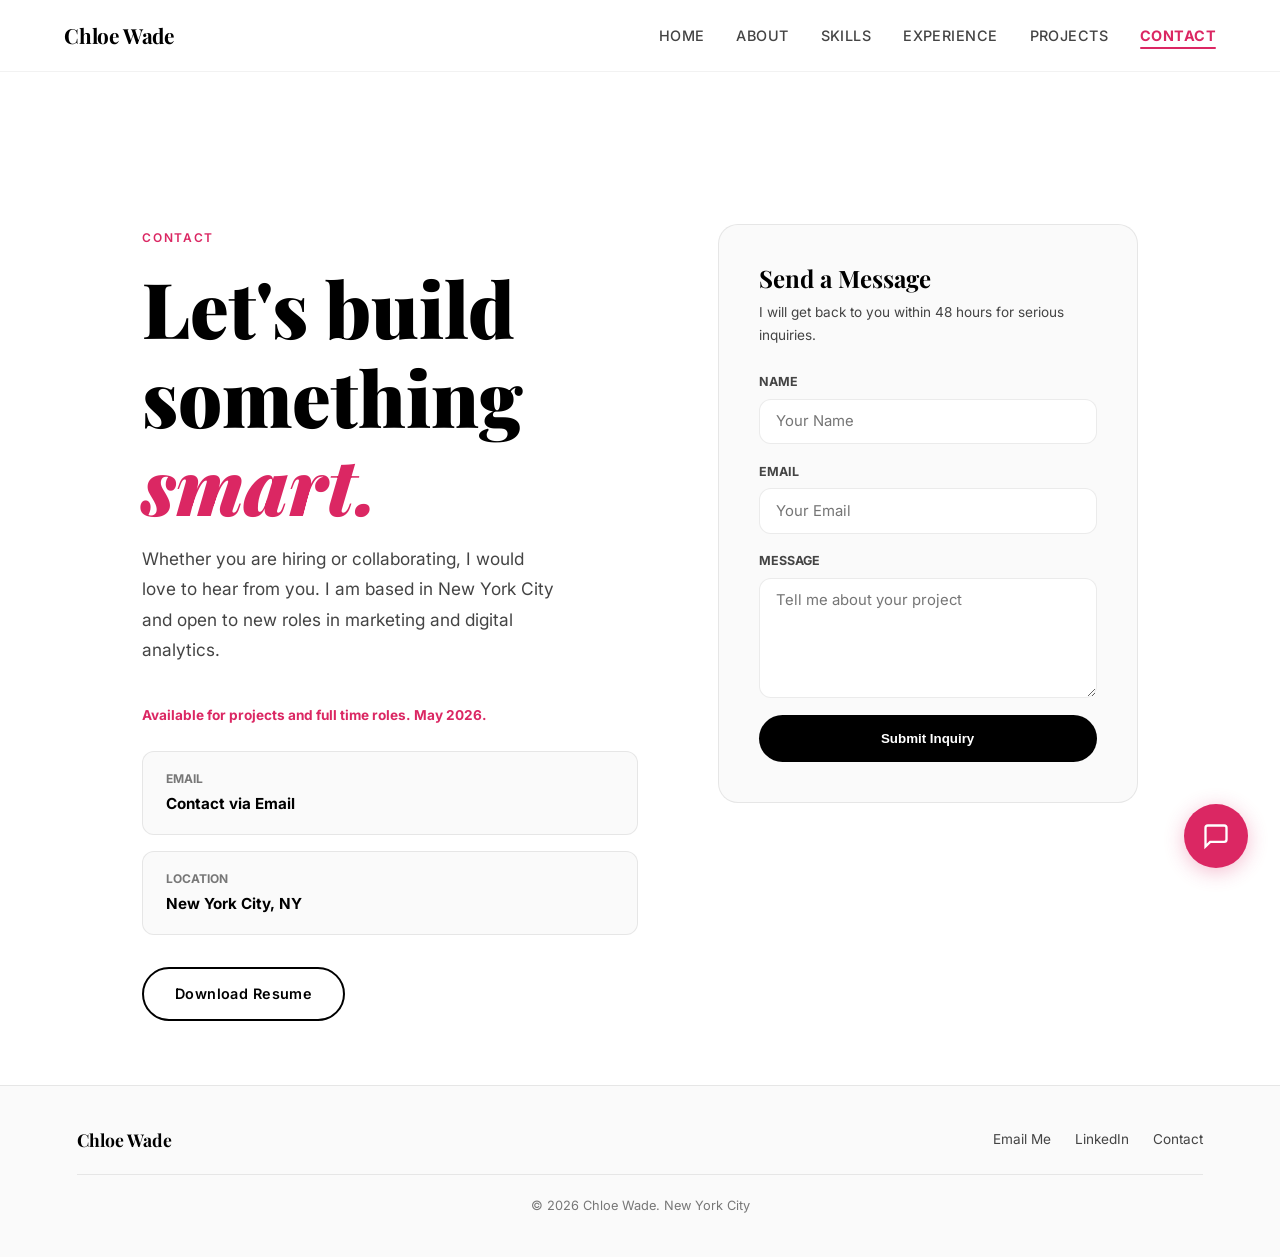
<file: contact.html>
<!DOCTYPE html>
<html lang="en">
<head>
  <meta charset="UTF-8" />
  <meta name="viewport" content="width=device-width, initial-scale=1.0" />
  <title>Contact — Chloe Wade</title>
  <meta name="description" content="Get in touch with Chloe Wade. Marketing strategist based in New York City." />
  <link rel="stylesheet" href="styles.css" />
  <style>
    .contact-main { padding: calc(var(--nav-h) + 5rem) clamp(1.5rem, 8vw, 7rem) 4rem; display: grid; grid-template-columns: 1fr 420px; gap: 5rem; align-items: start; max-width: 1200px; margin: 0 auto; width: 100%; }
    .contact-headline { margin-bottom: 1rem; }
    .contact-headline em { color: var(--accent); font-style: italic; }
    .contact-desc { font-size: 1.08rem; color: var(--text-muted); line-height: 1.75; max-width: 420px; margin-bottom: 2.5rem; }

    .contact-link-item { display: flex; flex-direction: column; gap: 0.2rem; padding: 1.1rem 1.4rem; background: var(--bg-card); border: 1px solid var(--border); border-radius: var(--radius); margin-bottom: 1rem; }
    .contact-link-item:hover { border-color: var(--black); box-shadow: var(--shadow); }
    .contact-link-label { font-size: 0.75rem; font-weight: 700; text-transform: uppercase; color: var(--text-subtle); }
    .contact-link-value { font-size: 0.95rem; font-weight: 700; color: var(--black); }

    .form-card { background: var(--bg-card); border: 1px solid var(--border); border-radius: var(--radius-lg); padding: 2.5rem; }
    .form-group { display: flex; flex-direction: column; gap: 0.4rem; margin-bottom: 1.1rem; }
    .form-label { font-size: 0.78rem; font-weight: 700; text-transform: uppercase; color: var(--text-muted); }
    .form-input, .form-textarea { background: var(--white); border: 1px solid var(--border); border-radius: var(--radius); padding: 0.8rem 1rem; font-size: 0.93rem; font-family: var(--sans); color: var(--text); outline: none; width: 100%; }
    .form-input:focus, .form-textarea:focus { border-color: var(--accent); }
    .form-textarea { resize: vertical; min-height: 120px; }

    .btn-submit { background: var(--black); color: var(--white); border: none; padding: 1rem; width: 100%; border-radius: 999px; font-weight: 700; cursor: pointer; transition: all 0.2s; }
    .btn-submit:hover { background: var(--accent); transform: translateY(-2px); }

    .availability { color: var(--accent); font-weight: 700; font-size: 0.85rem; margin-bottom: 1.5rem; }

    @media (max-width: 900px) { .contact-main { grid-template-columns: 1fr; gap: 3rem; } }
  </style>
  <link rel="icon" type="image/svg+xml" href="data:image/svg+xml;utf8,<svg xmlns='http://www.w3.org/2000/svg' viewBox='0 0 100 100'><rect width='100' height='100' fill='white'/><text x='50' y='65' fill='%23DB2763' font-size='50' font-family='Georgia, serif' font-weight='bold' text-anchor='middle'>CW</text></svg>">
</head>
<body>

<nav class="nav">
  <a href="index.html" class="nav-logo">Chloe Wade</a>
  <ul class="nav-links">
    <li><a href="index.html">Home</a></li>
    <li><a href="about.html">About</a></li>
    <li><a href="skills.html">Skills</a></li>
    <li><a href="experience.html">Experience</a></li>
    <li><a href="projects.html">Projects</a></li>
    <li><a href="contact.html" class="active">Contact</a></li>
  </ul>
  <button class="nav-toggle" id="navToggle" aria-label="Toggle menu">
    <span></span><span></span><span></span>
  </button>
</nav>
<div class="nav-mobile" id="navMobile">
  <a href="index.html">Home</a>
  <a href="about.html">About</a>
  <a href="skills.html">Skills</a>
  <a href="experience.html">Experience</a>
  <a href="projects.html">Projects</a>
  <a href="contact.html" class="active">Contact</a>
</div>

<div class="page-content">
  <div class="contact-main">
    <div>
      <div class="section-label fade-up">Contact</div>
      <h1 class="contact-headline fade-up delay-1">Let's build<br>something <em>smart.</em></h1>
      <p class="contact-desc fade-up delay-1">
        Whether you are hiring or collaborating, I would love to hear from you. I am based in New York City and open to new roles in marketing and digital analytics.
      </p>

      <div class="availability fade-up delay-2">Available for projects and full time roles. May 2026.</div>

      <div class="fade-up delay-2">
        <a href="mailto:chloevwade@gmail.com" class="contact-link-item">
          <span class="contact-link-label">Email</span>
          <span class="contact-link-value">Contact via Email</span>
        </a>
        <div class="contact-link-item">
          <span class="contact-link-label">Location</span>
          <span class="contact-link-value">New York City, NY</span>
        </div>
      </div>
      
      <div style="margin-top:2rem;">
        <a href="#" class="btn btn-outline" style="border-width:2px;">Download Resume</a>
      </div>
    </div>

    <div class="form-card fade-up delay-1">
      <h3 style="margin-bottom:0.5rem; font-family:var(--serif);">Send a Message</h3>
      <p style="font-size:0.85rem; color:var(--text-muted); margin-bottom:1.5rem;">I will get back to you within 48 hours for serious inquiries.</p>
      
      <form id="contactForm">
        <div class="form-group">
          <label class="form-label">Name</label>
          <input class="form-input" type="text" placeholder="Your Name" required />
        </div>
        <div class="form-group">
          <label class="form-label">Email</label>
          <input class="form-input" type="email" placeholder="Your Email" required />
        </div>
        <div class="form-group">
          <label class="form-label">Message</label>
          <textarea class="form-textarea" placeholder="Tell me about your project" required></textarea>
        </div>
        <button type="submit" class="btn-submit">Submit Inquiry</button>
      </form>
    </div>
  </div>
</div>

<footer>
  <div class="footer-inner">
    <div class="footer-logo">Chloe Wade</div>
    <div class="footer-links">
      <a href="mailto:chloevwade@gmail.com">Email Me</a>
      <a href="https://www.linkedin.com/in/chloe-wade-a02747185/">LinkedIn</a>
      <a href="contact.html">Contact</a>
    </div>
  </div>
  <p class="footer-copy">© 2026 Chloe Wade. New York City</p>
</footer>

<script>
  
  const nav = document.querySelector('.nav');
  window.addEventListener('scroll', () => {
    if (window.scrollY > 50) nav.classList.add('sticky');
    else nav.classList.remove('sticky');
  });

  const toggle = document.getElementById('navToggle');
  const mobile = document.getElementById('navMobile');
  toggle.addEventListener('click', () => {
    toggle.classList.toggle('open');
    mobile.classList.toggle('open');
  });

  const prefersReducedMotion = window.matchMedia('(prefers-reduced-motion: reduce)').matches;
  if (!prefersReducedMotion) {
    const obs = new IntersectionObserver(entries => {
      entries.forEach(e => { if (e.isIntersecting) e.target.classList.add('visible'); });
    }, { threshold: 0.1 });
    document.querySelectorAll('.fade-up').forEach(el => obs.observe(el));
  } else {
    document.querySelectorAll('.fade-up').forEach(el => { el.classList.add('visible'); el.style.transition = 'none'; });
  }
</script>
<script src="chat-widget.js"></script>
</body>
</html>
</file>
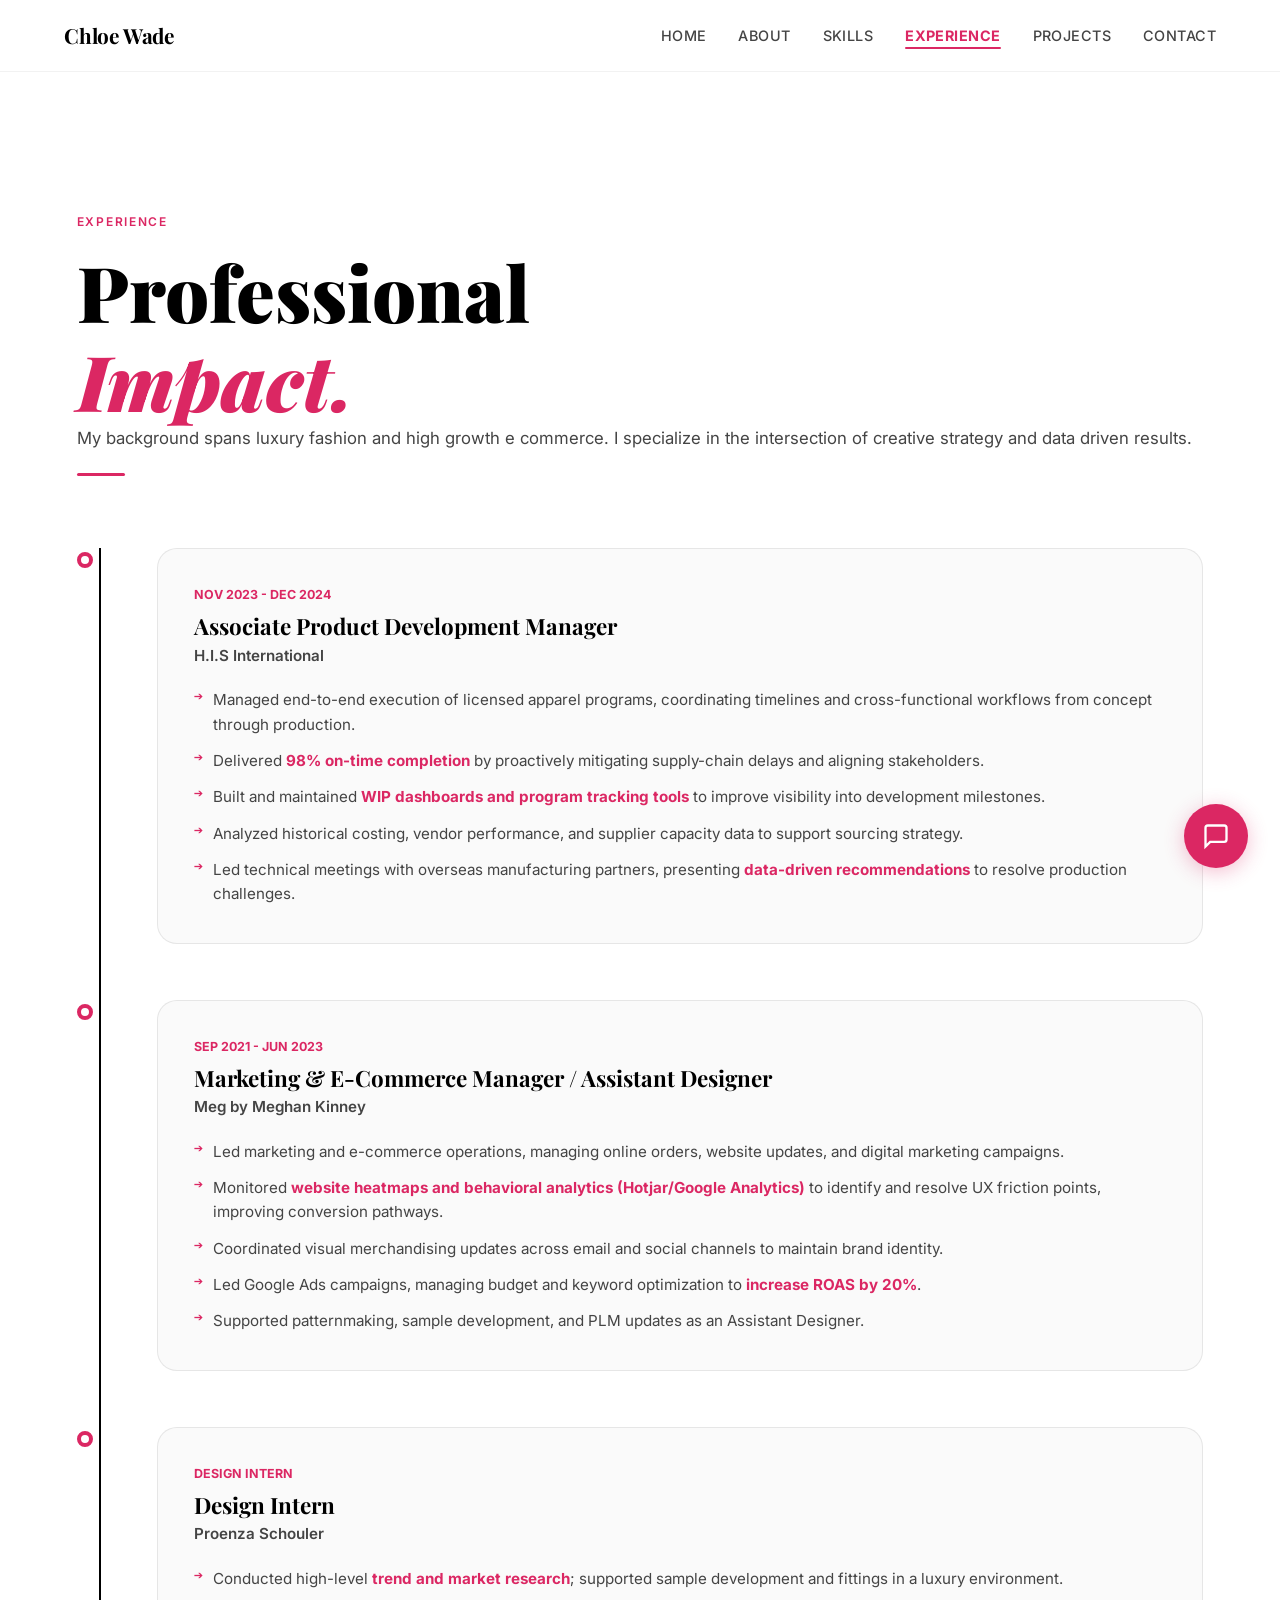
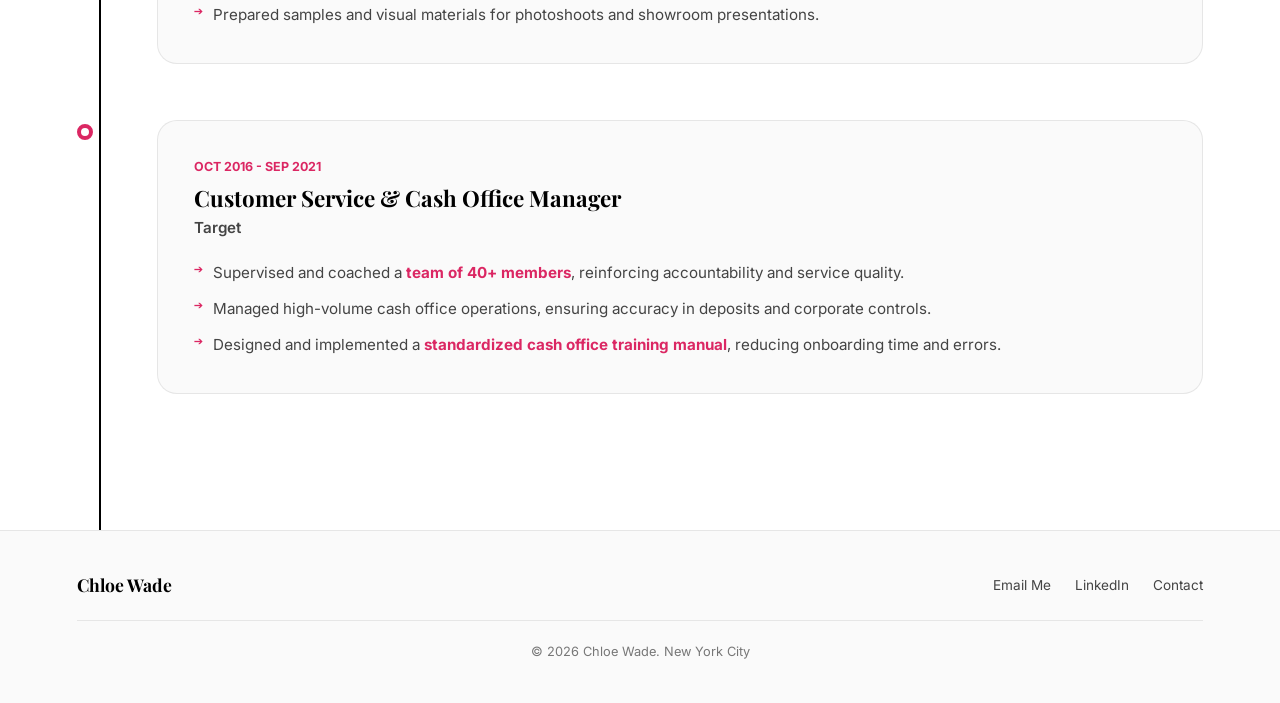
<file: experience.html>
<!DOCTYPE html>
<html lang="en">
<head>
  <meta charset="UTF-8" />
  <meta name="viewport" content="width=device-width, initial-scale=1.0" />
  <title>Experience — Chloe Wade</title>
  <meta name="description" content="Professional experience in fashion, e-commerce, and product development." />
  <link rel="stylesheet" href="styles.css" />
  <style>
    .page-hero { padding: calc(var(--nav-h) + 4rem) clamp(1.5rem, 6vw, 5rem) 2rem; }
    .timeline { padding: 0 clamp(1.5rem, 6vw, 5rem) 5rem; position: relative; }
    .timeline-line {
      position: absolute; left: clamp(1.5rem, 6vw, 5rem); top: 0; bottom: 0;
      width: 2px; background: var(--black); margin-left: 22px;
    }
    .timeline-item { display: grid; grid-template-columns: 48px 1fr; gap: 0 2rem; margin-bottom: 3.5rem; position: relative; }
    .tl-dot { width: 16px; height: 16px; border-radius: 50%; background: var(--bg); border: 4px solid var(--accent); position: relative; z-index: 1; }
    .tl-card { background: var(--bg-card); border: 1px solid var(--border); border-radius: var(--radius-lg); padding: 2.25rem; transition: all var(--transition); }
    .tl-card:hover { border-color: var(--black); box-shadow: var(--shadow); }
    .tl-dates { font-size: 0.78rem; font-weight: 700; color: var(--accent); text-transform: uppercase; margin-bottom: 0.5rem; }
    .tl-role { font-family: var(--serif); font-size: 1.4rem; font-weight: 700; color: var(--black); line-height: 1.2; }
    .tl-company { font-size: 0.95rem; font-weight: 600; color: var(--text-muted); margin-top: 0.25rem; margin-bottom: 1.25rem; }
    .tl-bullets { list-style: none; display: flex; flex-direction: column; gap: 0.75rem; }
    .tl-bullets li { font-size: 0.95rem; color: var(--text-muted); line-height: 1.6; padding-left: 1.2rem; position: relative; }
    .tl-bullets li::before { content: '➔'; position: absolute; left: 0; color: var(--accent); font-size: 0.7rem; }
    .metric { font-weight: 700; color: var(--accent); }

    @media (max-width: 640px) { .timeline-line { left: 1.25rem; margin-left: 4px; } .timeline-item { grid-template-columns: 28px 1fr; gap: 0 1rem; } .tl-card { padding: 1.5rem; } }
  </style>
  <link rel="icon" type="image/svg+xml" href="data:image/svg+xml;utf8,<svg xmlns='http://www.w3.org/2000/svg' viewBox='0 0 100 100'><rect width='100' height='100' fill='white'/><text x='50' y='65' fill='%23DB2763' font-size='50' font-family='Georgia, serif' font-weight='bold' text-anchor='middle'>CW</text></svg>">
</head>
<body>

<nav class="nav">
  <a href="index.html" class="nav-logo">Chloe Wade</a>
  <ul class="nav-links">
    <li><a href="index.html">Home</a></li>
    <li><a href="about.html">About</a></li>
    <li><a href="skills.html">Skills</a></li>
    <li><a href="experience.html" class="active">Experience</a></li>
    <li><a href="projects.html">Projects</a></li>
    <li><a href="contact.html">Contact</a></li>
  </ul>
  <button class="nav-toggle" id="navToggle" aria-label="Toggle menu">
    <span></span><span></span><span></span>
  </button>
</nav>
<div class="nav-mobile" id="navMobile">
  <a href="index.html">Home</a>
  <a href="about.html">About</a>
  <a href="skills.html">Skills</a>
  <a href="experience.html" class="active">Experience</a>
  <a href="projects.html">Projects</a>
  <a href="contact.html">Contact</a>
</div>

<div class="page-content">
  <section class="page-hero">
    <div class="section-label">Experience</div>
    <h1 class="fade-up">Professional<br><em style="color:var(--accent);">Impact.</em></h1>
    <p class="section-sub fade-up delay-1">My background spans luxury fashion and high growth e commerce. I specialize in the intersection of creative strategy and data driven results.</p>
    <div class="divider"></div>
  </section>

  <div class="timeline">
    <div class="timeline-line"></div>

    <!-- H.I.S International -->
    <div class="timeline-item fade-up">
      <div class="tl-node" style="padding-top:4px;"><div class="tl-dot"></div></div>
      <div class="tl-card">
        <div class="tl-dates">Nov 2023 - Dec 2024</div>
        <div class="tl-role">Associate Product Development Manager</div>
        <div class="tl-company">H.I.S International</div>
        <ul class="tl-bullets">
          <li>Managed end-to-end execution of licensed apparel programs, coordinating timelines and cross-functional workflows from concept through production.</li>
          <li>Delivered <span class="metric">98% on-time completion</span> by proactively mitigating supply-chain delays and aligning stakeholders.</li>
          <li>Built and maintained <span class="metric">WIP dashboards and program tracking tools</span> to improve visibility into development milestones.</li>
          <li>Analyzed historical costing, vendor performance, and supplier capacity data to support sourcing strategy.</li>
          <li>Led technical meetings with overseas manufacturing partners, presenting <span class="metric">data-driven recommendations</span> to resolve production challenges.</li>
        </ul>
      </div>
    </div>

    <!-- Meg by Meghan Kinney -->
    <div class="timeline-item fade-up delay-1">
      <div class="tl-node" style="padding-top:4px;"><div class="tl-dot"></div></div>
      <div class="tl-card">
        <div class="tl-dates">Sep 2021 - Jun 2023</div>
        <div class="tl-role">Marketing & E-Commerce Manager / Assistant Designer</div>
        <div class="tl-company">Meg by Meghan Kinney</div>
        <ul class="tl-bullets">
          <li>Led marketing and e-commerce operations, managing online orders, website updates, and digital marketing campaigns.</li>
          <li>Monitored <span class="metric">website heatmaps and behavioral analytics (Hotjar/Google Analytics)</span> to identify and resolve UX friction points, improving conversion pathways.</li>
          <li>Coordinated visual merchandising updates across email and social channels to maintain brand identity.</li>
          <li>Led Google Ads campaigns, managing budget and keyword optimization to <span class="metric">increase ROAS by 20%</span>.</li>
          <li>Supported patternmaking, sample development, and PLM updates as an Assistant Designer.</li>
        </ul>
      </div>
    </div>

    <!-- Proenza Schouler -->
    <div class="timeline-item fade-up delay-2">
      <div class="tl-node" style="padding-top:4px;"><div class="tl-dot"></div></div>
      <div class="tl-card">
        <div class="tl-dates">Design Intern</div>
        <div class="tl-role">Design Intern</div>
        <div class="tl-company">Proenza Schouler</div>
        <ul class="tl-bullets">
          <li>Conducted high-level <span class="metric">trend and market research</span>; supported sample development and fittings in a luxury environment.</li>
          <li>Prepared samples and visual materials for photoshoots and showroom presentations.</li>
        </ul>
      </div>
    </div>

    <!-- Target -->
    <div class="timeline-item fade-up delay-3">
      <div class="tl-node" style="padding-top:4px;"><div class="tl-dot"></div></div>
      <div class="tl-card">
        <div class="tl-dates">Oct 2016 - Sep 2021</div>
        <div class="tl-role">Customer Service & Cash Office Manager</div>
        <div class="tl-company">Target</div>
        <ul class="tl-bullets">
          <li>Supervised and coached a <span class="metric">team of 40+ members</span>, reinforcing accountability and service quality.</li>
          <li>Managed high-volume cash office operations, ensuring accuracy in deposits and corporate controls.</li>
          <li>Designed and implemented a <span class="metric">standardized cash office training manual</span>, reducing onboarding time and errors.</li>
        </ul>
      </div>
    </div>
  </div>
</div>

<footer>
  <div class="footer-inner">
    <div class="footer-logo">Chloe Wade</div>
    <div class="footer-links">
      <a href="mailto:chloevwade@gmail.com">Email Me</a>
      <a href="https://www.linkedin.com/in/chloe-wade-a02747185/">LinkedIn</a>
      <a href="contact.html">Contact</a>
    </div>
  </div>
  <p class="footer-copy">© 2026 Chloe Wade. New York City</p>
</footer>

<script>
  const nav = document.querySelector('.nav');
  window.addEventListener('scroll', () => {
    if (window.scrollY > 50) nav.classList.add('sticky');
    else nav.classList.remove('sticky');
  });

  const toggle = document.getElementById('navToggle');
  const mobile = document.getElementById('navMobile');
  toggle.addEventListener('click', () => {
    toggle.classList.toggle('open');
    mobile.classList.toggle('open');
  });

  const prefersReducedMotion = window.matchMedia('(prefers-reduced-motion: reduce)').matches;
  if (!prefersReducedMotion) {
    const obs = new IntersectionObserver(entries => {
      entries.forEach(e => { if (e.isIntersecting) e.target.classList.add('visible'); });
    }, { threshold: 0.1 });
    document.querySelectorAll('.fade-up').forEach(el => obs.observe(el));
  } else {
    document.querySelectorAll('.fade-up').forEach(el => { el.classList.add('visible'); el.style.transition = 'none'; });
  }
</script>
<script src="chat-widget.js"></script>
</body>
</html>
</file>
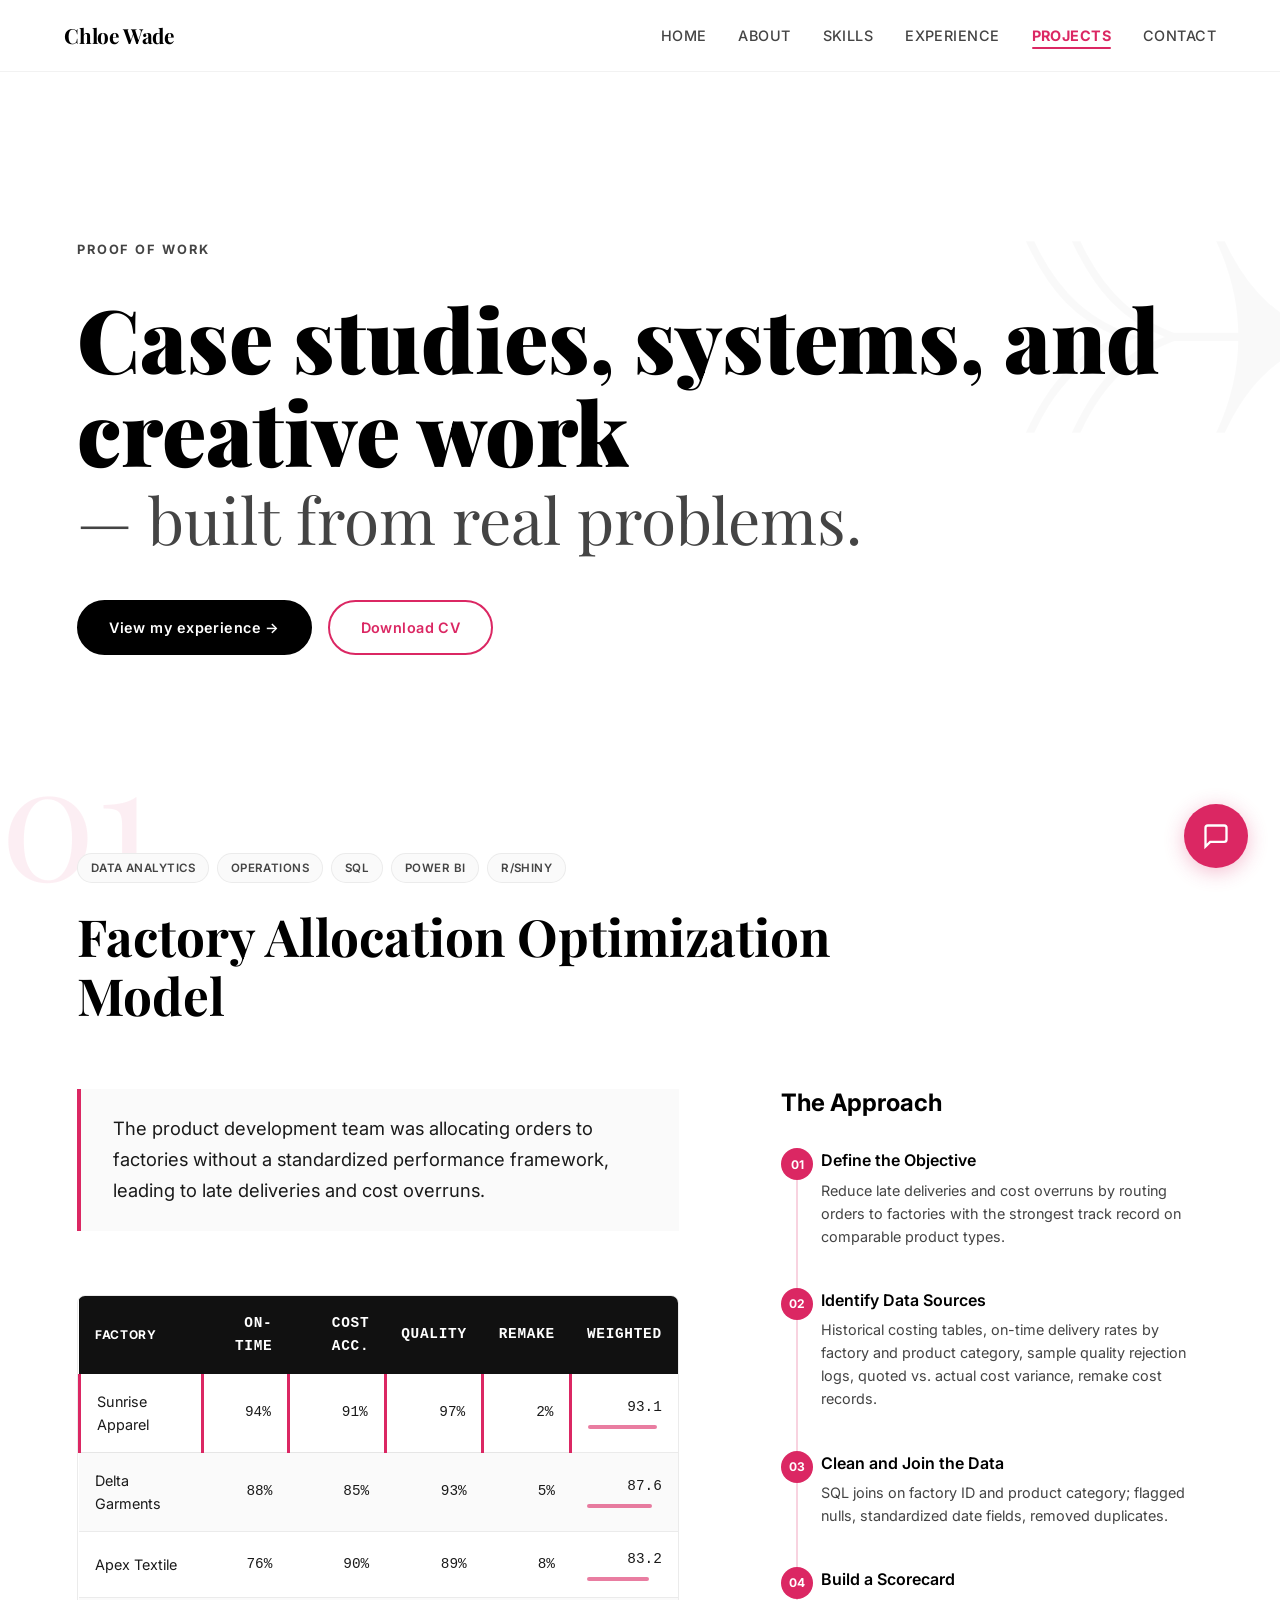
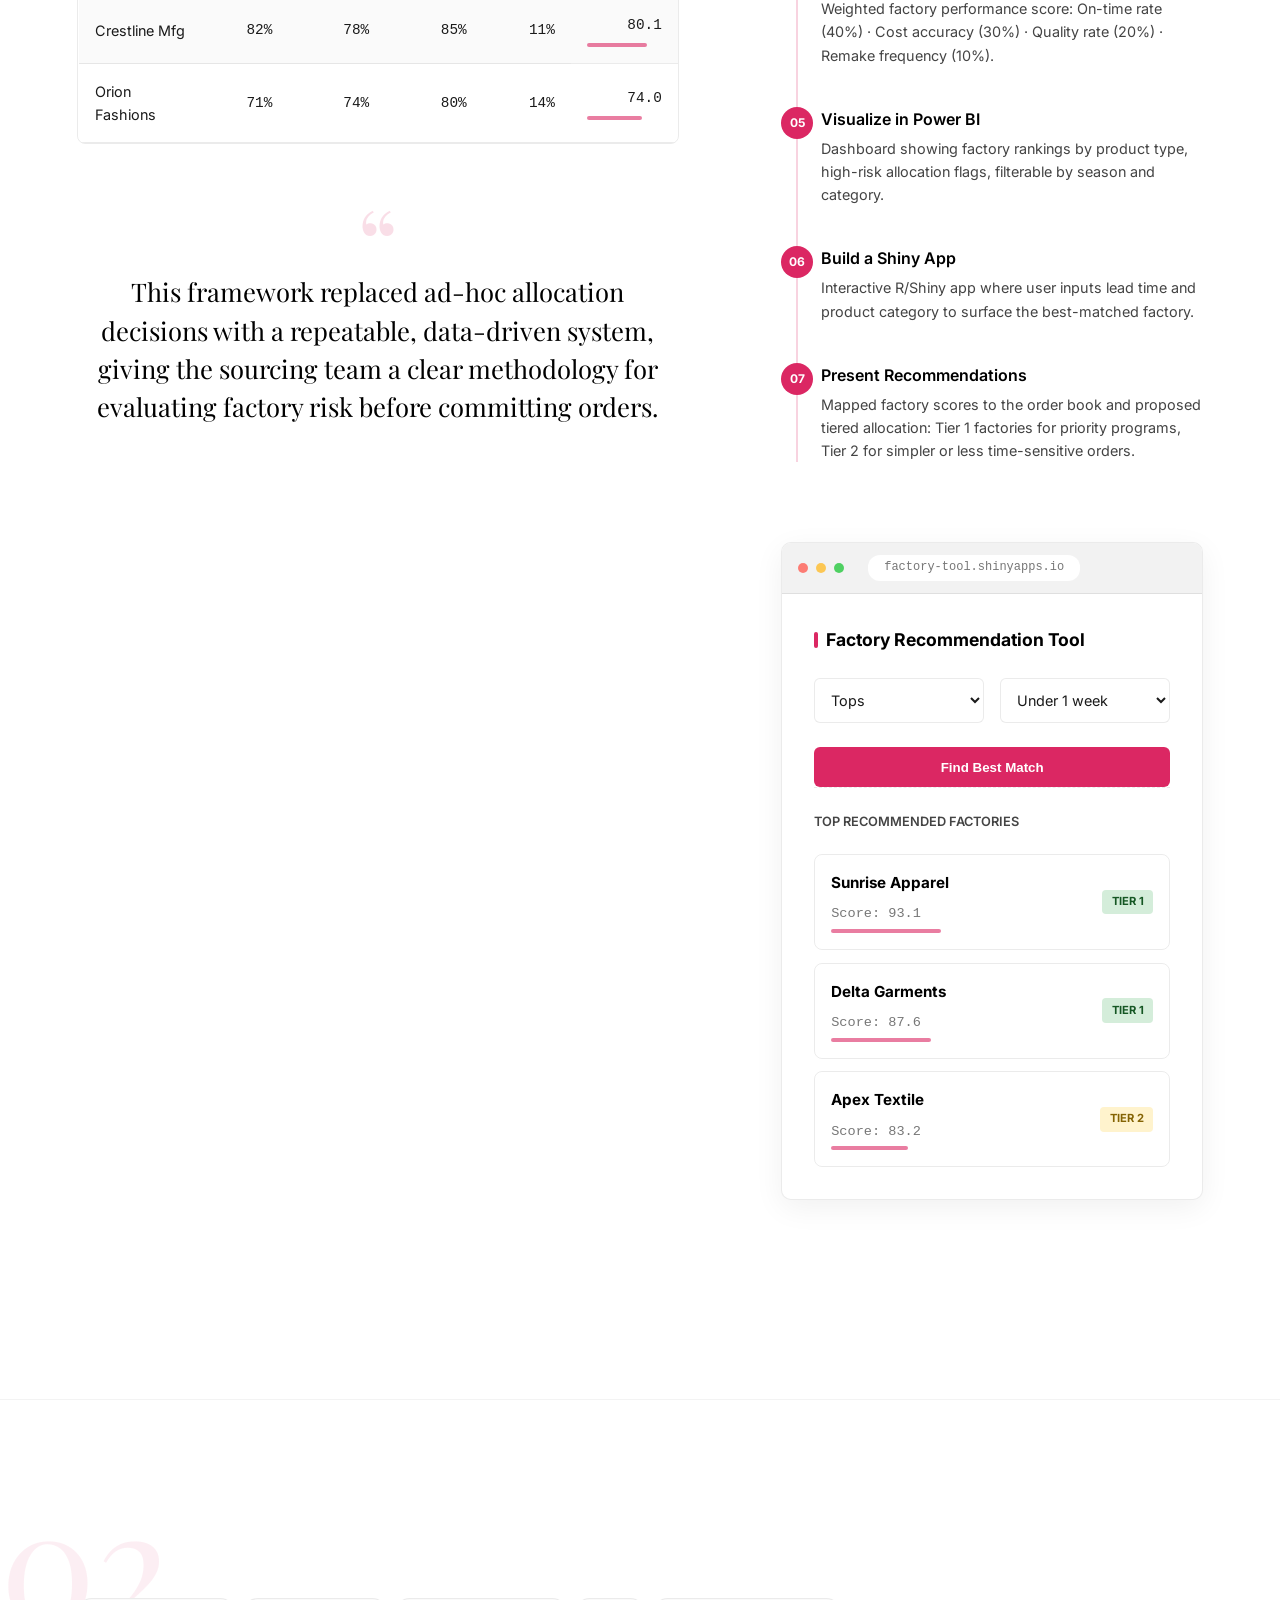
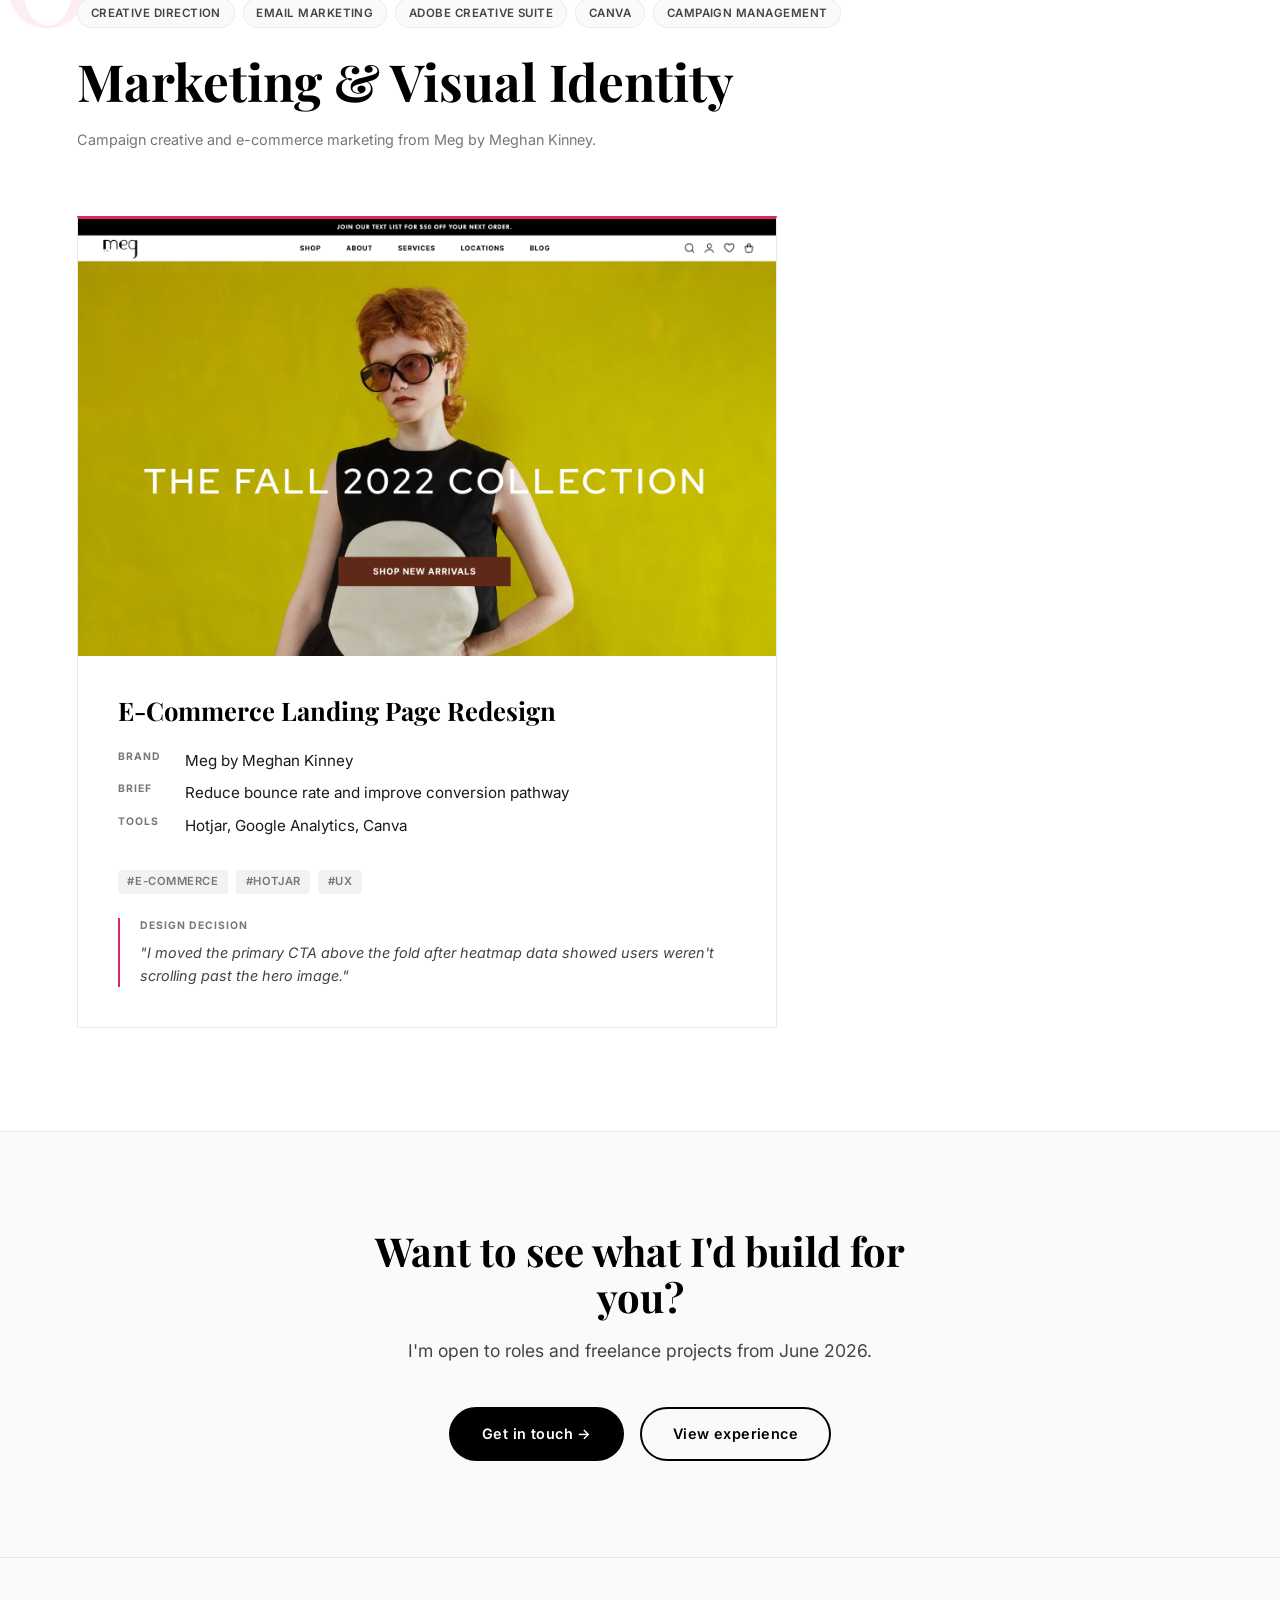
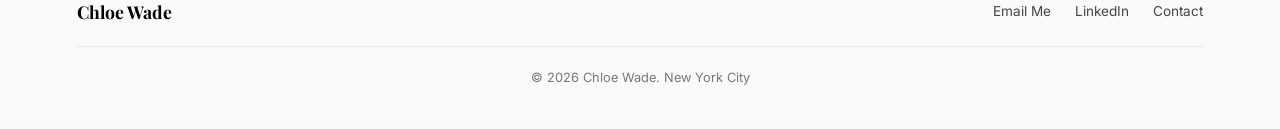
<file: projects.html>
<!DOCTYPE html>
<html lang="en">
<head>
  <meta charset="UTF-8" />
  <meta name="viewport" content="width=device-width, initial-scale=1.0" />
  <title>Projects — Chloe Wade</title>
  <meta name="description" content="Case studies, systems, and creative work — built from real problems by Chloe Wade." />
  <link rel="icon" type="image/svg+xml" href="data:image/svg+xml;utf8,<svg xmlns='http://www.w3.org/2000/svg' viewBox='0 0 100 100'><rect width='100' height='100' fill='white'/><text x='50' y='75' fill='%23DB2763' font-size='60' font-family='Georgia, serif' font-weight='bold' text-anchor='middle'>CW</text></svg>">
  <link rel="stylesheet" href="styles.css" />
  <style>
    /* Projects Page Specific Styles */
    body { background: var(--bg); overflow-x: hidden; }
    
    /* Hero Editorial Styling */
    .proj-hero {
      position: relative;
      padding: calc(var(--nav-h) + 6rem) clamp(1.5rem, 6vw, 5rem) 6rem;
      min-height: 70vh;
      display: flex;
      flex-direction: column;
      justify-content: center;
      max-width: 1400px;
      margin: 0 auto;
      z-index: 1;
    }
    .proj-hero-eyebrow {
      font-family: var(--sans);
      font-size: 0.8rem;
      font-weight: 700;
      letter-spacing: 0.15em;
      text-transform: uppercase;
      color: var(--text-muted);
      margin-bottom: 2rem;
      display: flex;
      align-items: center;
      flex-wrap: wrap;
      gap: 1.5rem;
    }
    .status-badge {
      display: inline-flex;
      align-items: center;
      gap: 0.5rem;
      background: var(--bg-card);
      border: 1px solid var(--border);
      border-radius: 999px;
      padding: 0.4rem 1rem;
      font-size: 0.8rem;
      font-weight: 600;
      color: var(--text-muted);
      letter-spacing: 0;
      text-transform: none;
    }
    .status-dot {
      width: 6px; height: 6px;
      border-radius: 50%;
      background: #28a745;
      display: inline-block;
      animation: pulseGreen 2s infinite;
    }
    @keyframes pulseGreen {
      0% { box-shadow: 0 0 0 0 rgba(40,167,69,0.4); }
      70% { box-shadow: 0 0 0 6px rgba(40,167,69,0); }
      100% { box-shadow: 0 0 0 0 rgba(40,167,69,0); }
    }
    .proj-hero h1 {
      font-family: var(--serif);
      font-size: clamp(3rem, 7vw, 5.5rem);
      font-weight: 900;
      color: var(--black);
      line-height: 1.05;
      max-width: 1200px;
      margin-bottom: 3rem;
    }
    .proj-hero h1 span {
      display: block;
      color: var(--text-muted);
      font-size: clamp(2rem, 5vw, 4rem);
      font-weight: 400;
      margin-top: 0.5rem;
    }
    .proj-hero-ctas { display: flex; gap: 1rem; flex-wrap: wrap; }
    
    /* Decorative BG Element */
    .hero-watermark {
      position: absolute;
      top: -10%;
      right: -5%;
      font-family: var(--serif);
      font-size: 40vw;
      font-weight: 900;
      color: var(--black);
      opacity: 0.02;
      z-index: -1;
      pointer-events: none;
      line-height: 1;
      user-select: none;
    }
  
    /* Project 1 Layout */
    .proj-section {
      position: relative;
      padding: clamp(4rem, 8vw, 7rem) clamp(1.5rem, 6vw, 5rem);
      max-width: 1400px;
      margin: 0 auto;
      z-index: 1;
    }
    .watermark-number {
      position: absolute;
      top: 0; left: 0;
      font-family: var(--serif);
      font-size: clamp(120px, 15vw, 160px);
      font-weight: 300;
      color: var(--accent);
      opacity: 0.07;
      z-index: -1;
      pointer-events: none;
      line-height: 0.8;
      user-select: none;
    }
    .proj-header { margin-bottom: 4rem; position: relative; z-index: 1; }
    .tag-row {
      display: flex; gap: 0.5rem; flex-wrap: wrap; margin-bottom: 1.5rem;
    }
    .pill-tag {
      font-size: 0.72rem; font-weight: 600; text-transform: uppercase;
      letter-spacing: 0.04em; background: var(--bg-card);
      border: 1px solid rgba(0,0,0,0.06); padding: 0.3rem 0.8rem;
      border-radius: 999px; color: var(--text-muted);
    }
    .proj-header h2 { font-size: clamp(2rem, 4vw, 3.5rem); margin: 0; max-width: 800px; }
    
    .proj-grid {
      display: grid;
      grid-template-columns: 1fr 1fr;
      gap: clamp(4rem, 8vw, 8rem);
      align-items: start;
    }
    @media (max-width: 900px) { .proj-grid { grid-template-columns: 1fr; } }
    
    .pull-quote {
      border-left: 4px solid var(--accent);
      background: var(--bg-card);
      padding: 1.5rem 2rem;
      font-size: 1.15rem;
      color: var(--text);
      line-height: 1.7;
    }

    .outcome-block {
      position: relative;
      margin-top: 5rem;
      padding: 3rem 0;
      text-align: center;
    }
    .outcome-quote-mark {
      position: absolute;
      top: -2rem; left: 50%; transform: translateX(-50%);
      font-family: var(--serif);
      font-size: 100px;
      color: var(--accent);
      opacity: 0.15;
      line-height: 1;
    }
    .outcome-block p {
      font-family: var(--serif);
      font-size: 1.6rem;
      font-weight: 400;
      color: var(--black);
      line-height: 1.5;
      position: relative;
      z-index: 1;
    }

    /* Vertical Timeline */
    .timeline {
      position: relative;
      padding-left: 2.5rem;
    }
    .timeline::before {
      content: ''; position: absolute;
      left: 15px; top: 0; bottom: 0;
      width: 2px;
      background: rgba(219, 39, 99, 0.2);
    }
    .time-step {
      position: relative;
      margin-bottom: 2.5rem;
    }
    .time-step:last-child { margin-bottom: 0; }
    .step-cir {
      position: absolute;
      left: -2.5rem; top: 0;
      width: 32px; height: 32px;
      background: var(--accent);
      border-radius: 50%;
      display: flex; align-items: center; justify-content: center;
      color: #fff; font-size: 0.75rem; font-weight: 700;
      transition: filter 0.3s, transform 0.3s;
    }
    .time-step:hover .step-cir { filter: brightness(1.2); transform: scale(1.1); }
    .step-title { font-weight: 600; color: var(--black); font-size: 1rem; margin-bottom: 0.3rem; }
    .step-desc { font-size: 0.9rem; color: var(--text-muted); line-height: 1.6; }

    /* Mock Scorecard Table */
    .mock-table-container {
      overflow-x: auto;
      margin-top: 4rem;
      border: 1px solid var(--border);
      border-radius: 8px;
    }
    .mock-table {
      width: 100%; border-collapse: collapse; min-width: 600px;
    }
    .mock-table th {
      background: #111; color: var(--white);
      text-transform: uppercase; font-size: 0.75rem; letter-spacing: 0.05em;
      text-align: left; padding: 1rem;
    }
    .mock-table th.num, .mock-table td.num { text-align: right; font-family: monospace; font-size: 0.9rem; }
    .mock-table td { padding: 1rem; border-bottom: 1px solid var(--border); font-size: 0.9rem; color: var(--text); }
    .mock-table tr:nth-child(even) { background: var(--bg-card); }
    .mock-table tr.top-row td { border-left: 3px solid var(--accent); }
    .score-cell { position: relative; padding-right: 1rem !important; }
    .score-bar {
      display: block; height: 4px; background: rgba(219,39,99,0.6);
      border-radius: 2px; margin-top: 6px;
    }

    /* Mock Shiny App */
    .app-mock {
      background: var(--bg); border: 1px solid var(--border);
      border-radius: 10px; overflow: hidden; margin-top: 5rem;
      box-shadow: var(--shadow);
    }
    .app-chrome {
      background: var(--bg-card2); padding: 0.75rem 1rem;
      display: flex; align-items: center; gap: 0.5rem;
      border-bottom: 1px solid var(--border);
    }
    .chrome-dot { width: 10px; height: 10px; border-radius: 50%; opacity: 0.8; }
    .app-url { margin-left:1rem; font-size:0.75rem; color:var(--text-subtle); background:var(--bg); padding:0.2rem 1rem; border-radius:12px; font-family:monospace; }
    .app-body { padding: 2rem; }
    .app-header { font-size: 1.1rem; font-weight: 700; color: var(--black); margin-bottom: 1.5rem; display: flex; align-items: center; gap: 0.5rem; }
    .app-header::before { content: ''; width: 4px; height: 16px; background: var(--accent); display: block; border-radius:2px;}
    .app-controls { display: grid; grid-template-columns: 1fr 1fr; gap: 1rem; margin-bottom: 1.5rem; }
    .app-select { width: 100%; padding: 0.75rem; border: 1px solid var(--border); border-radius: 6px; font-family: var(--sans); font-size: 0.9rem; color: var(--text); background: var(--bg); }
    .app-btn { width: 100%; padding: 0.8rem; background: var(--accent); color: var(--white); border: none; border-radius: 6px; font-weight: 600; cursor: pointer; transition: background 0.2s; }
    .app-btn:hover { background: var(--accent-dark); }
    .app-results { padding-top: 1.5rem; border-top: 1px dashed var(--border); display: flex; flex-direction: column; gap: 0.8rem; }
    .res-card { padding: 1rem; border: 1px solid var(--border); border-radius: 8px; display: flex; align-items: center; justify-content: space-between; }
    .res-card strong { display: block; color: var(--black); margin-bottom: 0.25rem; font-size: 0.95rem; }
    .res-badge { font-size: 0.7rem; font-weight: 700; padding: 0.2rem 0.6rem; border-radius: 4px; text-transform: uppercase; }
    .tier-1 { background: #d4edda; color: #155724; }
    .tier-2 { background: #fff3cd; color: #856404; }

    
    /* Project 2 Layout - Gallery Grid */
    .gallery-grid {
      display: grid;
      grid-template-columns: 1fr;
      gap: 2rem;
      max-width: 700px;
    }
    .gallery-card {
      border: 1px solid var(--border);
      border-top: 3px solid var(--accent);
      background: var(--bg);
      display: flex;
      flex-direction: column;
      transition: border-color 0.3s;
    }
    .gallery-card:hover {
      border-color: var(--accent);
    }
    @media (max-width: 900px) {
      .gallery-grid { grid-template-columns: 1fr; }
    }

    .placeholder-box {
      width: 100%;
      position: relative;
      background: repeating-linear-gradient(45deg, #f0f0f0, #f0f0f0 10px, #f5f5f5 10px, #f5f5f5 20px);
      display: flex;
      align-items: center;
      justify-content: center;
      overflow: hidden;
    }
    .placeholder-box span {
      font-family: monospace;
      color: var(--text-subtle);
      font-size: 0.8rem;
      z-index: 1;
    }

    .aspect-landscape { padding-top: 62.5%; } /* 800x500 */
    .aspect-portrait { padding-top: 133.33%; } /* 600x800 */
    
    .placeholder-inner {
      position: absolute;
      top: 0; left: 0; right: 0; bottom: 0;
      display: flex;
      align-items: center;
      justify-content: center;
    }

    .card-content { padding: 2.5rem; }
    .card-content h3 { font-size: 1.6rem; margin-bottom: 1.5rem; color: var(--black); }
    
    .card-meta { margin-bottom: 2rem; }
    .card-meta dl { display: grid; grid-template-columns: auto 1fr; gap: 0.5rem 1.5rem; }
    .card-meta dt { 
      font-size: 0.65rem; font-weight: 700; text-transform: uppercase; 
      letter-spacing: 0.1em; color: var(--text-subtle); 
    }
    .card-meta dd { font-size: 0.95rem; margin: 0; color: var(--text); }

    .design-decision {
      border-left: 2px solid var(--accent);
      padding-left: 1.25rem;
      margin-top: 1.5rem;
    }
    .decision-label {
      font-size: 0.65rem; font-weight: 700; text-transform: uppercase;
      letter-spacing: 0.1em; color: var(--text-subtle);
      margin-bottom: 0.4rem; display: block;
    }
    .decision-text {
      font-style: italic; font-size: 0.9rem; color: var(--text-muted);
      line-height: 1.6;
    }

    /* Footer CTA Band */
    .footer-cta-band {
      background: var(--bg-card);
      padding: 6rem 2rem;
      text-align: center;
      border-top: 1px solid var(--border);
    }
    .cta-band-inner { max-width: 600px; margin: 0 auto; }
    .footer-cta-band h2 { font-size: 2.5rem; margin-bottom: 1rem; }
    .footer-cta-band p { font-size: 1.1rem; color: var(--text-muted); margin-bottom: 2.5rem; }
    .cta-btns { display: flex; gap: 1rem; justify-content: center; flex-wrap: wrap; }

    /* Divider */
    .proj-divider { width: 100%; height: 1px; background: var(--border); margin: 6rem 0; opacity: 0.6; }

  
    .btn-ghost-accent {
      background: transparent !important;
      color: #DB2763 !important;
      border: 2px solid #DB2763 !important;
    }
    .btn-ghost-accent:hover {
      background: rgba(219, 39, 99, 0.05) !important;
      transform: translateY(-2px);
    }
  </style>
</head>
<body>

<nav class="nav">
  <a href="index.html" class="nav-logo">Chloe Wade</a>
  <ul class="nav-links">
    <li><a href="index.html">Home</a></li>
    <li><a href="about.html">About</a></li>
    <li><a href="skills.html">Skills</a></li>
    <li><a href="experience.html">Experience</a></li>
    <li><a href="projects.html" class="active">Projects</a></li>
    <li><a href="contact.html">Contact</a></li>
  </ul>
  <button class="nav-toggle" id="navToggle" aria-label="Toggle menu">
    <span></span><span></span><span></span>
  </button>
</nav>

<div class="nav-mobile" id="navMobile">
  <a href="index.html">Home</a>
  <a href="about.html">About</a>
  <a href="skills.html">Skills</a>
  <a href="experience.html">Experience</a>
  <a href="projects.html" class="active">Projects</a>
  <a href="contact.html">Contact</a>
</div>

<main class="page-content">
  <!-- HERO SECTION -->
  <header class="proj-hero">
    <div class="hero-watermark" aria-hidden="true">&rarr;</div>
    <div class="proj-hero-eyebrow fade-up">
      <span>Proof of Work</span>
    </div>
    <h1 class="fade-up delay-1">
      Case studies, systems, and creative work 
      <span>— built from real problems.</span>
    </h1>
    <div class="proj-hero-ctas fade-up delay-2">
      <a href="experience.html" class="btn btn-primary">View my experience &rarr;</a>
      <a href="#" class="btn btn-ghost-accent">Download CV</a>
    </div>
  </header>

  <!-- PLACEHOLDER FOR PROJECTS (Step 3 & 4) -->
  
  <section id="factory-allocation" class="proj-section">
    <div class="watermark-number" aria-hidden="true">01</div>
    
    <div class="proj-header fade-up">
      <div class="tag-row">
        <span class="pill-tag">Data Analytics</span>
        <span class="pill-tag">Operations</span>
        <span class="pill-tag">SQL</span>
        <span class="pill-tag">Power BI</span>
        <span class="pill-tag">R/Shiny</span>
      </div>
      <h2>Factory Allocation Optimization Model</h2>
    </div>

    <div class="proj-grid">
      <!-- Left Column -->
      <div class="fade-up delay-1">
        <div class="pull-quote">
          The product development team was allocating orders to factories without a standardized performance framework, leading to late deliveries and cost overruns.
        </div>
        
        <!-- Scorecard Table -->
        <div class="mock-table-container">
          <table class="mock-table">
            <thead>
              <tr>
                <th>Factory</th>
                <th class="num">On-Time</th>
                <th class="num">Cost Acc.</th>
                <th class="num">Quality</th>
                <th class="num">Remake</th>
                <th class="num">Weighted</th>
              </tr>
            </thead>
            <tbody>
              <tr class="top-row">
                <td>Sunrise Apparel</td>
                <td class="num">94%</td><td class="num">91%</td><td class="num">97%</td><td class="num">2%</td>
                <td class="num score-cell">93.1<span class="score-bar" style="width: 93%;"></span></td>
              </tr>
              <tr>
                <td>Delta Garments</td>
                <td class="num">88%</td><td class="num">85%</td><td class="num">93%</td><td class="num">5%</td>
                <td class="num score-cell">87.6<span class="score-bar" style="width: 87%;"></span></td>
              </tr>
              <tr>
                <td>Apex Textile</td>
                <td class="num">76%</td><td class="num">90%</td><td class="num">89%</td><td class="num">8%</td>
                <td class="num score-cell">83.2<span class="score-bar" style="width: 83%;"></span></td>
              </tr>
              <tr>
                <td>Crestline Mfg</td>
                <td class="num">82%</td><td class="num">78%</td><td class="num">85%</td><td class="num">11%</td>
                <td class="num score-cell">80.1<span class="score-bar" style="width: 80%;"></span></td>
              </tr>
              <tr>
                <td>Orion Fashions</td>
                <td class="num">71%</td><td class="num">74%</td><td class="num">80%</td><td class="num">14%</td>
                <td class="num score-cell">74.0<span class="score-bar" style="width: 74%;"></span></td>
              </tr>
            </tbody>
          </table>
        </div>

        <div class="outcome-block">
          <div class="outcome-quote-mark">&ldquo;</div>
          <p>This framework replaced ad-hoc allocation decisions with a repeatable, data-driven system, giving the sourcing team a clear methodology for evaluating factory risk before committing orders.</p>
        </div>
      </div>

      <!-- Right Column -->
      <div class="fade-up delay-2">
        <h3 style="margin-bottom: 2rem; font-family: var(--sans);">The Approach</h3>
        <div class="timeline">
          <div class="time-step">
            <div class="step-cir">01</div>
            <div class="step-title">Define the Objective</div>
            <div class="step-desc">Reduce late deliveries and cost overruns by routing orders to factories with the strongest track record on comparable product types.</div>
          </div>
          <div class="time-step">
            <div class="step-cir">02</div>
            <div class="step-title">Identify Data Sources</div>
            <div class="step-desc">Historical costing tables, on-time delivery rates by factory and product category, sample quality rejection logs, quoted vs. actual cost variance, remake cost records.</div>
          </div>
          <div class="time-step">
            <div class="step-cir">03</div>
            <div class="step-title">Clean and Join the Data</div>
            <div class="step-desc">SQL joins on factory ID and product category; flagged nulls, standardized date fields, removed duplicates.</div>
          </div>
          <div class="time-step">
            <div class="step-cir">04</div>
            <div class="step-title">Build a Scorecard</div>
            <div class="step-desc">Weighted factory performance score: On-time rate (40%) &middot; Cost accuracy (30%) &middot; Quality rate (20%) &middot; Remake frequency (10%).</div>
          </div>
          <div class="time-step">
            <div class="step-cir">05</div>
            <div class="step-title">Visualize in Power BI</div>
            <div class="step-desc">Dashboard showing factory rankings by product type, high-risk allocation flags, filterable by season and category.</div>
          </div>
          <div class="time-step">
            <div class="step-cir">06</div>
            <div class="step-title">Build a Shiny App</div>
            <div class="step-desc">Interactive R/Shiny app where user inputs lead time and product category to surface the best-matched factory.</div>
          </div>
          <div class="time-step">
            <div class="step-cir">07</div>
            <div class="step-title">Present Recommendations</div>
            <div class="step-desc">Mapped factory scores to the order book and proposed tiered allocation: Tier 1 factories for priority programs, Tier 2 for simpler or less time-sensitive orders.</div>
          </div>
        </div>

        <!-- Shiny App Mockup -->
        <div class="app-mock">
          <div class="app-chrome">
            <span class="chrome-dot" style="background:#ff5f56;"></span>
            <span class="chrome-dot" style="background:#ffbd2e;"></span>
            <span class="chrome-dot" style="background:#27c93f;"></span>
            <span class="app-url">factory-tool.shinyapps.io</span>
          </div>
          <div class="app-body">
            <div class="app-header">Factory Recommendation Tool</div>
            <div class="app-controls">
              <select class="app-select">
                <option>Tops</option>
                <option>Bottoms</option>
                <option>Outerwear</option>
                <option>Accessories</option>
              </select>
              <select class="app-select">
                <option>Under 1 week</option>
                <option>1-2 weeks</option>
                <option>3-4 weeks</option>
                <option>4+ weeks</option>
              </select>
            </div>
            <button class="app-btn" id="mockAppBtn">Find Best Match</button>
            <div class="app-results" id="mockAppResults">
              <div style="font-size: 0.8rem; font-weight: 600; text-transform: uppercase; color: var(--text-muted); margin-bottom: 0.5rem;">Top Recommended Factories</div>
              
              <div class="res-card">
                <div>
                  <strong>Sunrise Apparel</strong>
                  <span style="font-family:monospace; font-size:0.85rem; color:var(--text-subtle);">Score: 93.1</span>
                  <span class="score-bar" style="width:93%; margin-top:4px;"></span>
                </div>
                <span class="res-badge tier-1">Tier 1</span>
              </div>
              <div class="res-card">
                <div>
                  <strong>Delta Garments</strong>
                  <span style="font-family:monospace; font-size:0.85rem; color:var(--text-subtle);">Score: 87.6</span>
                  <span class="score-bar" style="width:87%; margin-top:4px;"></span>
                </div>
                <span class="res-badge tier-1">Tier 1</span>
              </div>
              <div class="res-card">
                <div>
                  <strong>Apex Textile</strong>
                  <span style="font-family:monospace; font-size:0.85rem; color:var(--text-subtle);">Score: 83.2</span>
                  <span class="score-bar" style="width:83%; margin-top:4px;"></span>
                </div>
                <span class="res-badge tier-2">Tier 2</span>
              </div>
            </div>
          </div>
        </div>
        <script>
          const btn = document.getElementById('mockAppBtn');
          const res = document.getElementById('mockAppResults');
          const states = [
            `<div style="font-size: 0.8rem; font-weight: 600; text-transform: uppercase; color: var(--text-muted); margin-bottom: 0.5rem;">Top Recommended Factories</div>
             <div class="res-card"><div><strong>Sunrise Apparel</strong><span style="font-family:monospace; font-size:0.85rem; color:var(--text-subtle);">Score: 93.1</span><span class="score-bar" style="width:93%; margin-top:4px;"></span></div><span class="res-badge tier-1">Tier 1</span></div>
             <div class="res-card"><div><strong>Delta Garments</strong><span style="font-family:monospace; font-size:0.85rem; color:var(--text-subtle);">Score: 87.6</span><span class="score-bar" style="width:87%; margin-top:4px;"></span></div><span class="res-badge tier-1">Tier 1</span></div>
             <div class="res-card"><div><strong>Apex Textile</strong><span style="font-family:monospace; font-size:0.85rem; color:var(--text-subtle);">Score: 83.2</span><span class="score-bar" style="width:83%; margin-top:4px;"></span></div><span class="res-badge tier-2">Tier 2</span></div>`,

            `<div style="font-size: 0.8rem; font-weight: 600; text-transform: uppercase; color: var(--text-muted); margin-bottom: 0.5rem;">Top Recommended Factories</div>
             <div class="res-card"><div><strong>Delta Garments</strong><span style="font-family:monospace; font-size:0.85rem; color:var(--text-subtle);">Score: 87.6</span><span class="score-bar" style="width:87%; margin-top:4px;"></span></div><span class="res-badge tier-1">Tier 1</span></div>
             <div class="res-card"><div><strong>Crestline Mfg</strong><span style="font-family:monospace; font-size:0.85rem; color:var(--text-subtle);">Score: 80.1</span><span class="score-bar" style="width:80%; margin-top:4px;"></span></div><span class="res-badge tier-2">Tier 2</span></div>
             <div class="res-card"><div><strong>Orion Fashions</strong><span style="font-family:monospace; font-size:0.85rem; color:var(--text-subtle);">Score: 74.0</span><span class="score-bar" style="width:74%; margin-top:4px;"></span></div><span class="res-badge tier-2">Tier 2</span></div>`,

            `<div style="font-size: 0.8rem; font-weight: 600; text-transform: uppercase; color: var(--text-muted); margin-bottom: 0.5rem;">Top Recommended Factories</div>
             <div class="res-card"><div><strong>Apex Textile</strong><span style="font-family:monospace; font-size:0.85rem; color:var(--text-subtle);">Score: 83.2</span><span class="score-bar" style="width:83%; margin-top:4px;"></span></div><span class="res-badge tier-2">Tier 2</span></div>
             <div class="res-card"><div><strong>Crestline Mfg</strong><span style="font-family:monospace; font-size:0.85rem; color:var(--text-subtle);">Score: 80.1</span><span class="score-bar" style="width:80%; margin-top:4px;"></span></div><span class="res-badge tier-2">Tier 2</span></div>
             <div class="res-card"><div><strong>Delta Garments</strong><span style="font-family:monospace; font-size:0.85rem; color:var(--text-subtle);">Score: 87.6</span><span class="score-bar" style="width:87%; margin-top:4px;"></span></div><span class="res-badge tier-1">Tier 1</span></div>`
          ];
          let cur = 0;
          btn.addEventListener('click', () => { cur = (cur + 1) % 3; res.innerHTML = states[cur]; });
        </script>
      </div>
    </div>
  </section>

  <div class="proj-divider"></div>

  
  <section id="marketing" class="proj-section">
    <div class="watermark-number" aria-hidden="true">02</div>
    
    <div class="proj-header fade-up">
      <div class="tag-row">
        <span class="pill-tag">Creative Direction</span>
        <span class="pill-tag">Email Marketing</span>
        <span class="pill-tag">Adobe Creative Suite</span>
        <span class="pill-tag">Canva</span>
        <span class="pill-tag">Campaign Management</span>
      </div>
      <h2>Marketing & Visual Identity</h2>
      <p style="font-size: 0.9rem; color: var(--text-subtle); margin-top: 1rem;">Campaign creative and e-commerce marketing from Meg by Meghan Kinney.</p>
    </div>

    <div class="gallery-grid">
      <!-- Card A -->
      <article class="gallery-card fade-up">
        <div style="width:100%; overflow:hidden;">
          <img src="images/meg_homepage_fw22.png" alt="Meg by Meghan Kinney - E-Commerce Landing Page Redesign" loading="lazy" style="width:100%; height:auto; display:block; border-radius:0;">
        </div>
        <div class="card-content">
          <h3>E-Commerce Landing Page Redesign</h3>
          <div class="card-meta">
            <dl>
              <dt>Brand</dt><dd>Meg by Meghan Kinney</dd>
              <dt>Brief</dt><dd>Reduce bounce rate and improve conversion pathway</dd>
              <dt>Tools</dt><dd>Hotjar, Google Analytics, Canva</dd>
            </dl>
          </div>
          <div class="skill-tags">
            <span class="skill-tag">#E-commerce</span>
            <span class="skill-tag">#Hotjar</span>
            <span class="skill-tag">#UX</span>
          </div>
          <div class="design-decision">
            <span class="decision-label">Design decision</span>
            <p class="decision-text">"I moved the primary CTA above the fold after heatmap data showed users weren't scrolling past the hero image."</p>
          </div>
        </div>
      </article>
    </div>

  </section>

  
  <section class="footer-cta-band fade-up">
    <div class="cta-band-inner">
      <h2>Want to see what I'd build for you?</h2>
      <p>I'm open to roles and freelance projects from June 2026.</p>
      <div class="cta-btns">
        <a href="contact.html" class="btn btn-primary">Get in touch &rarr;</a>
        <a href="experience.html" class="btn btn-outline">View experience</a>
      </div>
    </div>
  </section>

</main>

<footer>
  <div class="footer-inner">
    <div class="footer-logo">Chloe Wade</div>
    <div class="footer-links">
      <a href="mailto:chloevwade@gmail.com">Email Me</a>
      <a href="https://www.linkedin.com/in/chloe-wade-a02747185/">LinkedIn</a>
      <a href="contact.html">Contact</a>
    </div>
  </div>
  <p class="footer-copy">© 2026 Chloe Wade. New York City</p>
</footer>

<script>
  // Mobile Nav Toggle
  
  const nav = document.querySelector('.nav');
  window.addEventListener('scroll', () => {
    if (window.scrollY > 50) nav.classList.add('sticky');
    else nav.classList.remove('sticky');
  });

  const toggle = document.getElementById('navToggle');
  const mobile = document.getElementById('navMobile');
  toggle.addEventListener('click', () => {
    toggle.classList.toggle('open');
    mobile.classList.toggle('open');
  });

  // Prefers Reduced Motion + Intersection Observer
  const prefersReducedMotion = window.matchMedia('(prefers-reduced-motion: reduce)').matches;
  if (!prefersReducedMotion) {
    const obs = new IntersectionObserver(entries => {
      entries.forEach(e => {
        if (e.isIntersecting) {
          e.target.classList.add('visible');
        }
      });
    }, { threshold: 0.05, rootMargin: "0px 0px -50px 0px" });
    
    document.querySelectorAll('.fade-up').forEach(el => obs.observe(el));
  } else {
    document.querySelectorAll('.fade-up').forEach(el => {
      el.style.opacity = 1;
      el.style.transform = 'none';
      el.style.transition = 'none';
    });
  }
</script>
<script src="chat-widget.js"></script>
</body>
</html>
</file>
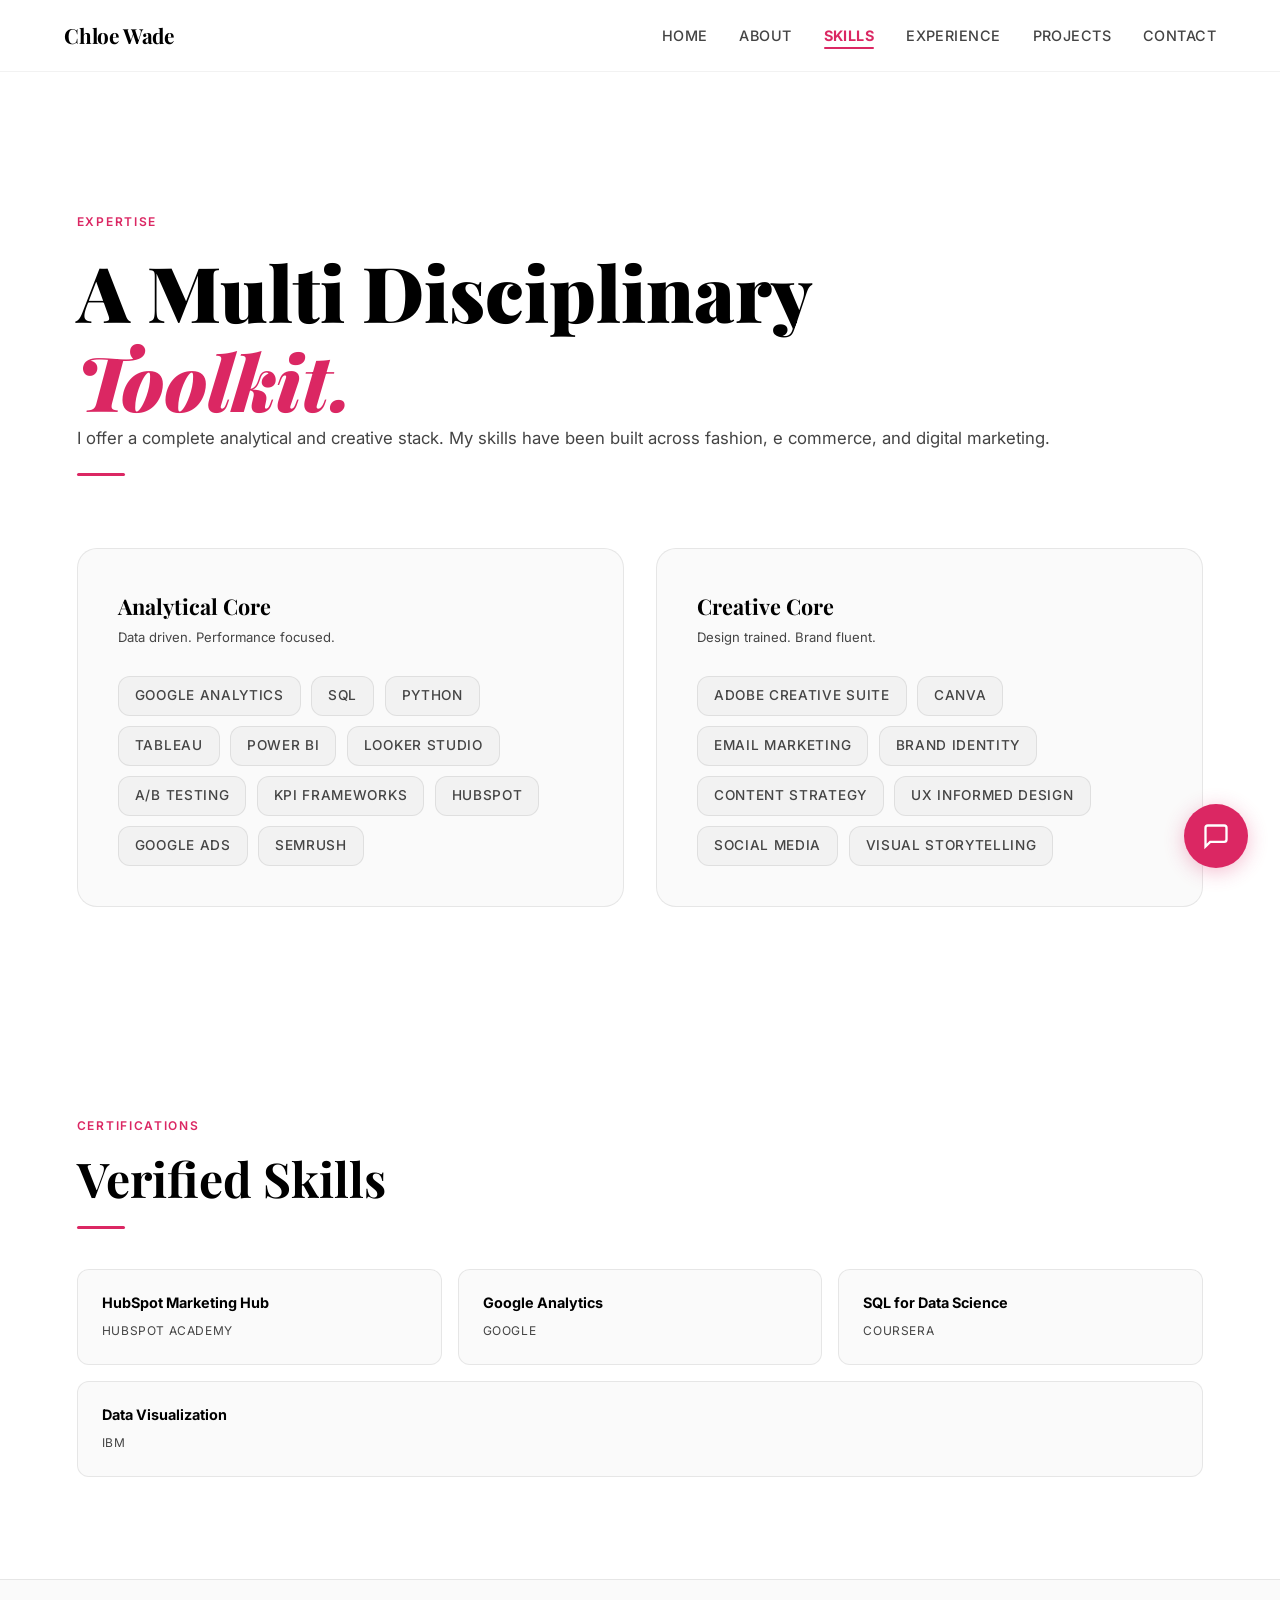
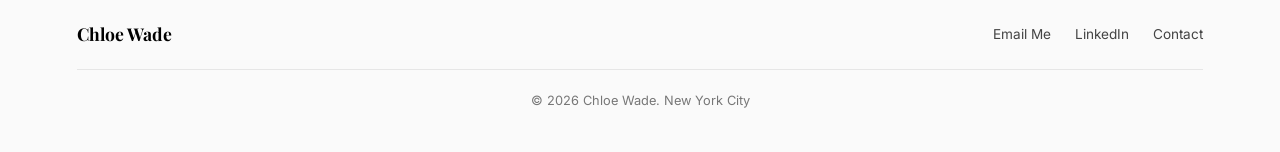
<file: skills.html>
<!DOCTYPE html>
<html lang="en">
<head>
  <meta charset="UTF-8" />
  <meta name="viewport" content="width=device-width, initial-scale=1.0" />
  <title>Skills — Chloe Wade</title>
  <meta name="description" content="Analytical and creative skill set. Google Analytics, SQL, Adobe Creative Suite, and brand strategy." />
  <link rel="stylesheet" href="styles.css" />
  <style>
    .page-hero { padding: calc(var(--nav-h) + 4rem) clamp(1.5rem, 6vw, 5rem) 2rem; }
    .skills-grid { display: grid; grid-template-columns: 1fr 1fr; gap: 2rem; }
    .skills-col { background: var(--bg-card); border: 1px solid var(--border); border-radius: var(--radius-lg); padding: 2.5rem; }
    .skills-col-header { margin-bottom: 1.75rem; }
    .skills-col-title { font-family: var(--serif); font-size: 1.35rem; font-weight: 700; color: var(--black); }
    .skills-col-subtitle { font-size: 0.82rem; color: var(--text-muted); margin-top: 0.2rem; }

    .skill-tags { display: flex; flex-wrap: wrap; gap: 0.65rem; }
    .skill-tag {
      background: var(--bg-card2);
      border: 1px solid var(--border);
      border-radius: var(--radius);
      padding: 0.5rem 1rem;
      font-size: 0.85rem;
      font-weight: 500;
      color: var(--text-muted);
      cursor: default;
      transition: all var(--transition);
      user-select: none;
    }
    .skill-tag:hover { border-color: var(--black); color: var(--black); }

    .cert-grid { display: flex; flex-wrap: wrap; gap: 1rem; }
    .cert-badge {
      display: flex; flex-direction: column; gap: 0.5rem;
      background: var(--bg-card); border: 1px solid var(--border); border-radius: var(--radius); padding: 1.5rem;
      flex: 1 1 calc(33% - 1rem); min-width: 200px; transition: all var(--transition);
    }
    .cert-badge:hover { border-color: var(--accent); }
    .cert-name { font-size: 0.9rem; font-weight: 700; color: var(--black); line-height: 1.3; }
    .cert-issuer { font-size: 0.75rem; color: var(--text-muted); text-transform: uppercase; letter-spacing: 0.05em; }

    @media (max-width: 860px) { .skills-grid { grid-template-columns: 1fr; } .cert-badge { flex: 1 1 100%; } }
  </style>
  <link rel="icon" type="image/svg+xml" href="data:image/svg+xml;utf8,<svg xmlns='http://www.w3.org/2000/svg' viewBox='0 0 100 100'><rect width='100' height='100' fill='white'/><text x='50' y='65' fill='%23DB2763' font-size='50' font-family='Georgia, serif' font-weight='bold' text-anchor='middle'>CW</text></svg>">
</head>
<body>

<nav class="nav">
  <a href="index.html" class="nav-logo">Chloe Wade</a>
  <ul class="nav-links">
    <li><a href="index.html">Home</a></li>
    <li><a href="about.html">About</a></li>
    <li><a href="skills.html" class="active">Skills</a></li>
    <li><a href="experience.html">Experience</a></li>
    <li><a href="projects.html">Projects</a></li>
    <li><a href="contact.html">Contact</a></li>
  </ul>
  <button class="nav-toggle" id="navToggle" aria-label="Toggle menu">
    <span></span><span></span><span></span>
  </button>
</nav>
<div class="nav-mobile" id="navMobile">
  <a href="index.html">Home</a>
  <a href="about.html">About</a>
  <a href="skills.html" class="active">Skills</a>
  <a href="experience.html">Experience</a>
  <a href="projects.html">Projects</a>
  <a href="contact.html">Contact</a>
</div>

<div class="page-content">
  <section class="page-hero">
    <div class="section-label">Expertise</div>
    <h1 class="fade-up">A Multi Disciplinary<br><em style="color:var(--accent);">Toolkit.</em></h1>
    <p class="section-sub fade-up delay-1">I offer a complete analytical and creative stack. My skills have been built across fashion, e commerce, and digital marketing.</p>
    <div class="divider"></div>
  </section>

  <section style="padding-top: 0;">
    <div class="skills-grid">
      <div class="skills-col fade-up">
        <div class="skills-col-header">
          <div class="skills-col-title">Analytical Core</div>
          <div class="skills-col-subtitle">Data driven. Performance focused.</div>
        </div>
        <div class="skill-tags">
          <span class="skill-tag">Google Analytics</span>
          <span class="skill-tag">SQL</span>
          <span class="skill-tag">Python</span>
          <span class="skill-tag">Tableau</span>
          <span class="skill-tag">Power BI</span>
          <span class="skill-tag">Looker Studio</span>
          <span class="skill-tag">A/B Testing</span>
          <span class="skill-tag">KPI Frameworks</span>
          <span class="skill-tag">HubSpot</span>
          <span class="skill-tag">Google Ads</span>
          <span class="skill-tag">SEMRush</span>
        </div>
      </div>

      <div class="skills-col fade-up delay-1">
        <div class="skills-col-header">
          <div class="skills-col-title">Creative Core</div>
          <div class="skills-col-subtitle">Design trained. Brand fluent.</div>
        </div>
        <div class="skill-tags">
          <span class="skill-tag">Adobe Creative Suite</span>
          <span class="skill-tag">Canva</span>
          <span class="skill-tag">Email Marketing</span>
          <span class="skill-tag">Brand Identity</span>
          <span class="skill-tag">Content Strategy</span>
          <span class="skill-tag">UX Informed Design</span>
          <span class="skill-tag">Social Media</span>
          <span class="skill-tag">Visual Storytelling</span>
        </div>
      </div>
    </div>
  </section>

  <section>
    <div class="section-label">Certifications</div>
    <h2 class="section-title fade-up">Verified Skills</h2>
    <div class="divider"></div>
    <div class="cert-grid">
      <div class="cert-badge fade-up">
        <div class="cert-name">HubSpot Marketing Hub</div>
        <div class="cert-issuer">HubSpot Academy</div>
      </div>
      <div class="cert-badge fade-up delay-1">
        <div class="cert-name">Google Analytics</div>
        <div class="cert-issuer">Google</div>
      </div>
      <div class="cert-badge fade-up delay-2">
        <div class="cert-name">SQL for Data Science</div>
        <div class="cert-issuer">Coursera</div>
      </div>
      <div class="cert-badge fade-up delay-3">
        <div class="cert-name">Data Visualization</div>
        <div class="cert-issuer">IBM</div>
      </div>
    </div>
  </section>
</div>

<footer>
  <div class="footer-inner">
    <div class="footer-logo">Chloe Wade</div>
    <div class="footer-links">
      <a href="mailto:chloevwade@gmail.com">Email Me</a>
      <a href="https://www.linkedin.com/in/chloe-wade-a02747185/">LinkedIn</a>
      <a href="contact.html">Contact</a>
    </div>
  </div>
  <p class="footer-copy">© 2026 Chloe Wade. New York City</p>
</footer>

<script>
  
  const nav = document.querySelector('.nav');
  window.addEventListener('scroll', () => {
    if (window.scrollY > 50) nav.classList.add('sticky');
    else nav.classList.remove('sticky');
  });

  const toggle = document.getElementById('navToggle');
  const mobile = document.getElementById('navMobile');
  toggle.addEventListener('click', () => {
    toggle.classList.toggle('open');
    mobile.classList.toggle('open');
  });

  const prefersReducedMotion = window.matchMedia('(prefers-reduced-motion: reduce)').matches;
  if (!prefersReducedMotion) {
    const obs = new IntersectionObserver(entries => {
      entries.forEach(e => { if (e.isIntersecting) e.target.classList.add('visible'); });
    }, { threshold: 0.1 });
    document.querySelectorAll('.fade-up').forEach(el => obs.observe(el));
  } else {
    document.querySelectorAll('.fade-up').forEach(el => { el.classList.add('visible'); el.style.transition = 'none'; });
  }
</script>
<script src="chat-widget.js"></script>
</body>
</html>
</file>
<file: styles.css>
/* ============================================================
   CHLOE WADE PORTFOLIO — GLOBAL STYLES (LIGHT THEME)
   ============================================================ */

@import url('https://fonts.googleapis.com/css2?family=Playfair+Display:ital,wght@0,400;0,700;0,900;1,400;1,700&family=Inter:wght@300;400;500;600;700&display=swap');

/* ── CSS Variables ─────────────────────────────────────────── */
:root {
  --accent:       #DB2763;
  --accent-dark:  #b81e52;
  --accent-glow:  rgba(219,39,99,0.1);
  --bg:           #ffffff;
  --bg-card:      #fafafa;
  --bg-card2:     #f2f2f2;
  --border:       rgba(0,0,0,0.08);
  --text:         #1a1a1a;
  --text-muted:   #444444;
  --text-subtle:  #777777;
  --white:        #ffffff;
  --black:        #000000;
  --nav-h:        72px;
  --radius:       12px;
  --radius-lg:    20px;
  --shadow:       0 8px 30px rgba(0,0,0,0.06);
  --transition:   0.25s cubic-bezier(0.4,0,0.2,1);
  --serif:        'Playfair Display', Georgia, serif;
  --sans:         'Inter', system-ui, sans-serif;
}

/* ── Reset & Base ──────────────────────────────────────────── */
*, *::before, *::after { box-sizing: border-box; margin: 0; padding: 0; }

html { scroll-behavior: smooth; font-size: 16px; }

body {
  font-family: var(--sans);
  background: var(--bg);
  color: var(--text);
  line-height: 1.6;
  overflow-x: hidden;
  -webkit-font-smoothing: antialiased;
}

::selection { background: var(--accent); color: #fff; }

a { color: inherit; text-decoration: none; }

img { max-width: 100%; display: block; border-radius: var(--radius); background: var(--bg-card2); }

/* Placeholder aspect ratio box */
.img-placeholder {
  width: 100%;
  aspect-ratio: 16/9;
  background: var(--bg-card2);
  display: flex;
  align-items: center;
  justify-content: center;
  color: var(--text-subtle);
  font-size: 0.8rem;
  font-weight: 500;
  border: 1px dashed var(--border);
  border-radius: var(--radius);
}

/* ── Typography ────────────────────────────────────────────── */
h1, h2, h3 { font-family: var(--serif); line-height: 1.15; color: var(--black); }

h1 { font-size: clamp(2.4rem, 6vw, 5rem); font-weight: 900; }
h2 { font-size: clamp(1.8rem, 4vw, 3rem); font-weight: 700; }
h3 { font-size: clamp(1.1rem, 2.5vw, 1.5rem); font-weight: 700; }

p { font-size: 1.05rem; color: var(--text-muted); line-height: 1.75; }

.accent { color: var(--accent); }
.serif  { font-family: var(--serif); }
.metric { font-weight: 700; color: var(--accent); }

/* ── Navigation ────────────────────────────────────────────── */
.nav {
  position: fixed;
  top: 0; left: 0; right: 0;
  height: var(--nav-h);
  display: flex;
  align-items: center;
  justify-content: space-between;
  padding: 0 clamp(1.5rem, 5vw, 4rem);
  background: rgba(255,255,255,0.7);
  backdrop-filter: blur(10px) saturate(1.8);
  -webkit-backdrop-filter: blur(10px) saturate(1.8);
  border-bottom: 1px solid rgba(0,0,0,0.05);
  z-index: 1000;
  transition: all var(--transition);
}

.nav.sticky {
  background: rgba(255,255,255,0.85);
  height: calc(var(--nav-h) * 0.85);
  box-shadow: 0 4px 20px rgba(0,0,0,0.03);
}

.nav-logo {
  font-family: var(--serif);
  font-size: 1.3rem;
  font-weight: 700;
  color: var(--black);
  letter-spacing: -0.01em;
}
.nav-logo span { color: var(--accent); }

.nav-links {
  display: flex;
  align-items: center;
  gap: 2rem;
  list-style: none;
}

.nav-links a {
  font-size: 0.9rem;
  font-weight: 500;
  color: var(--text-muted);
  letter-spacing: 0.03em;
  text-transform: uppercase;
  padding: 0.3rem 0;
  position: relative;
  transition: color var(--transition);
}
.nav-links a::after {
  content: '';
  position: absolute;
  bottom: 0; left: 0;
  width: 0; height: 2px;
  background: var(--accent);
  transition: width var(--transition);
  border-radius: 2px;
}
.nav-links a:hover { color: var(--black); }
.nav-links a:hover::after { width: 100%; }
.nav-links a.active { color: var(--accent); font-weight: 700; }
.nav-links a.active::after { width: 100%; background: var(--accent); }

/* Hamburger */
.nav-toggle {
  display: none;
  flex-direction: column;
  gap: 5px;
  cursor: pointer;
  padding: 4px;
  background: none;
  border: none;
}
.nav-toggle span {
  display: block;
  width: 24px;
  height: 2px;
  background: var(--black);
  border-radius: 2px;
  transition: all var(--transition);
}
.nav-toggle.open span:nth-child(1)  { transform: translateY(7px) rotate(45deg); }
.nav-toggle.open span:nth-child(2)  { opacity: 0; }
.nav-toggle.open span:nth-child(3)  { transform: translateY(-7px) rotate(-45deg); }

.nav-mobile {
  display: none;
  position: fixed;
  top: var(--nav-h); left: 0; right: 0;
  background: rgba(255,255,255,0.98);
  backdrop-filter: blur(18px);
  -webkit-backdrop-filter: blur(18px);
  border-bottom: 1px solid var(--border);
  padding: 1.5rem 2rem;
  z-index: 999;
  flex-direction: column;
  gap: 1.2rem;
  animation: slideDown 0.25s ease;
}
.nav-mobile.open { display: flex; }
.nav-mobile a {
  font-size: 1rem;
  font-weight: 500;
  color: var(--text-muted);
  letter-spacing: 0.04em;
  text-transform: uppercase;
  transition: color var(--transition);
}
.nav-mobile a:hover, .nav-mobile a.active { color: var(--accent); }

@keyframes slideDown {
  from { opacity: 0; transform: translateY(-10px); }
  to   { opacity: 1; transform: translateY(0); }
}

/* ── Section Wrappers ──────────────────────────────────────── */
.page-content { padding-top: var(--nav-h); }

section {
  padding: clamp(4rem, 8vw, 7rem) clamp(1.5rem, 6vw, 5rem);
}

.section-label {
  display: inline-block;
  font-size: 0.75rem;
  font-weight: 600;
  letter-spacing: 0.14em;
  text-transform: uppercase;
  color: var(--accent);
  margin-bottom: 1rem;
}

.divider {
  width: 48px;
  height: 3px;
  background: var(--accent);
  border-radius: 3px;
  margin: 1.25rem 0 2.5rem;
}

/* ── Buttons ───────────────────────────────────────────────── */
.btn {
  display: inline-flex;
  align-items: center;
  gap: 0.5rem;
  padding: 0.85rem 1.9rem;
  border-radius: 999px;
  font-family: var(--sans);
  font-size: 0.9rem;
  font-weight: 600;
  letter-spacing: 0.03em;
  cursor: pointer;
  transition: all var(--transition);
  border: 2px solid transparent;
  text-decoration: none;
  white-space: nowrap;
}

.btn-primary {
  background: var(--black);
  color: var(--white);
  border-color: var(--black);
}
.btn-primary:hover {
  background: var(--accent);
  border-color: var(--accent);
  transform: translateY(-2px);
  box-shadow: 0 6px 20px var(--accent-glow);
}

.btn-outline {
  background: transparent;
  color: var(--black);
  border-color: var(--black);
}
.btn-outline:hover {
  border-color: var(--accent);
  color: var(--accent);
  background: var(--accent-glow);
  transform: translateY(-2px);
}

/* ── Cards ─────────────────────────────────────────────────── */
.card {
  background: var(--bg-card);
  border: 1px solid var(--border);
  border-radius: var(--radius-lg);
  padding: 2rem;
  transition: all var(--transition);
}
.card:hover {
  border-color: var(--accent);
  box-shadow: var(--shadow);
  transform: translateY(-5px);
}

.card-img-wrap {
  width: 100%;
  aspect-ratio: 16/9;
  overflow: hidden;
  border-radius: var(--radius);
  margin-bottom: 1.5rem;
  background: var(--bg-card2);
}
.card-img-wrap img {
  width: 100%;
  height: 100%;
  object-fit: cover;
  transition: transform 0.5s ease;
}
.card:hover .card-img-wrap img {
  transform: scale(1.05);
}

.skill-tags {
  display: flex;
  flex-wrap: wrap;
  gap: 0.5rem;
  margin-top: 1rem;
}
.skill-tag {
  font-size: 0.7rem;
  font-weight: 600;
  color: var(--text-subtle);
  background: var(--bg-card2);
  padding: 0.2rem 0.6rem;
  border-radius: 4px;
  text-transform: uppercase;
  letter-spacing: 0.05em;
}

/* ── Hero Decorative ───────────────────────────────────────── */
.hero-blob {
  position: absolute;
  top: 50%;
  right: -5%;
  transform: translateY(-50%);
  width: 40vw;
  height: 40vw;
  background: radial-gradient(circle, var(--accent-glow) 0%, transparent 70%);
  z-index: 0;
  pointer-events: none;
  animation: float 10s infinite ease-in-out;
}

.hero-shape {
  position: absolute;
  top: 40%;
  right: 5%;
  width: 260px;
  height: 260px;
  border: 4px solid var(--accent);
  opacity: 0.25;
  border-radius: 30% 70% 70% 30% / 30% 30% 70% 70%;
  z-index: 0;
  animation: morph 8s infinite alternate ease-in-out;
}

@keyframes float {
  0%, 100% { transform: translateY(-50%) translateX(0); }
  50% { transform: translateY(-55%) translateX(20px); }
}

@keyframes morph {
  0% { border-radius: 30% 70% 70% 30% / 30% 30% 70% 70%; }
  100% { border-radius: 70% 30% 30% 70% / 70% 70% 30% 30%; }
}

/* ── Footer ────────────────────────────────────────────────── */
footer {
  background: var(--bg-card);
  border-top: 1px solid var(--border);
  padding: 2.5rem clamp(1.5rem, 6vw, 5rem);
}
.footer-inner {
  display: flex;
  justify-content: space-between;
  align-items: center;
  flex-wrap: wrap;
  gap: 1rem;
}
.footer-logo {
  font-family: var(--serif);
  font-size: 1.1rem;
  font-weight: 700;
  color: var(--black);
}
.footer-logo span { color: var(--accent); }

.footer-links {
  display: flex;
  gap: 1.5rem;
  flex-wrap: wrap;
}
.footer-links a {
  font-size: 0.85rem;
  color: var(--text-muted);
  transition: color var(--transition);
}
.footer-links a:hover { color: var(--accent); }

.footer-copy {
  font-size: 0.8rem;
  color: var(--text-subtle);
  width: 100%;
  text-align: center;
  margin-top: 1.25rem;
  padding-top: 1.25rem;
  border-top: 1px solid var(--border);
}

/* ── Animations ────────────────────────────────────────────── */
@keyframes fadeUp {
  from { opacity: 0; transform: translateY(30px); }
  to   { opacity: 1; transform: translateY(0); }
}

.fade-up {
  opacity: 0;
  transform: translateY(30px);
  transition: opacity 0.6s ease, transform 0.6s ease;
}
.fade-up.visible {
  opacity: 1;
  transform: translateY(0);
}

.delay-1 { transition-delay: 0.1s; }
.delay-2 { transition-delay: 0.2s; }
.delay-3 { transition-delay: 0.3s; }

/* ── Chat Widget Popup ────────────────────────────────────── */
.chat-widget-trigger {
  position: fixed;
  bottom: 2rem;
  right: 2rem;
  width: 64px;
  height: 64px;
  background: var(--accent);
  border-radius: 50%;
  box-shadow: 0 4px 20px rgba(219,39,99,0.3);
  display: flex;
  align-items: center;
  justify-content: center;
  cursor: pointer;
  z-index: 1001;
  transition: transform var(--transition);
}
.chat-widget-trigger:hover { transform: scale(1.05); }
.chat-widget-trigger svg { width: 28px; height: 28px; stroke: #fff; fill: none; stroke-width: 2; }

.chat-popup {
  position: fixed;
  bottom: 6.5rem;
  right: 2rem;
  width: 380px;
  max-width: calc(100vw - 4rem);
  height: 520px;
  max-height: calc(100vh - 10rem);
  background: var(--bg);
  border: 1px solid var(--border);
  border-radius: var(--radius-lg);
  box-shadow: 0 16px 40px rgba(0,0,0,0.12);
  z-index: 1001;
  display: none;
  flex-direction: column;
  overflow: hidden;
  animation: popupSlide 0.3s cubic-bezier(0.4,0,0.2,1);
}
.chat-popup.active { display: flex; }

@keyframes popupSlide {
  from { opacity: 0; transform: translateY(20px) scale(0.95); }
  to   { opacity: 1; transform: translateY(0) scale(1); }
}

.chat-popup-header {
  background: var(--black);
  color: var(--white);
  padding: 1rem 1.25rem;
  display: flex;
  align-items: center;
  justify-content: space-between;
}
.chat-popup-close { cursor: pointer; opacity: 0.7; transition: opacity 0.2s; }
.chat-popup-close:hover { opacity: 1; }

.chat-popup-body { flex: 1; overflow-y: auto; padding: 1.25rem; display: flex; flex-direction: column; gap: 1rem; background: var(--bg); }
.chat-popup-footer { padding: 1rem; border-top: 1px solid var(--border); background: var(--bg-card); }

/* Message bubbles inside popup */
.pop-msg { font-size: 0.88rem; max-width: 85%; padding: 0.75rem 1rem; border-radius: 15px; line-height: 1.5; }
.pop-msg.user { align-self: flex-end; background: var(--accent); color: #fff; border-bottom-right-radius: 2px; }
.pop-msg.assistant { align-self: flex-start; background: var(--bg-card2); color: var(--text); border-bottom-left-radius: 2px; }

/* ── Responsive ────────────────────────────────────────────── */
@media (max-width: 768px) {
  .nav-links { display: none; }
  .nav-toggle { display: flex; }
  section { padding: 3.5rem 1.25rem; }
  .footer-inner { flex-direction: column; text-align: center; }
  .footer-links { justify-content: center; }
  .chat-popup { width: calc(100vw - 2rem); right: 1rem; bottom: 5.5rem; }
  .chat-widget-trigger { bottom: 1.5rem; right: 1rem; width: 56px; height: 56px; }
}
</file>
